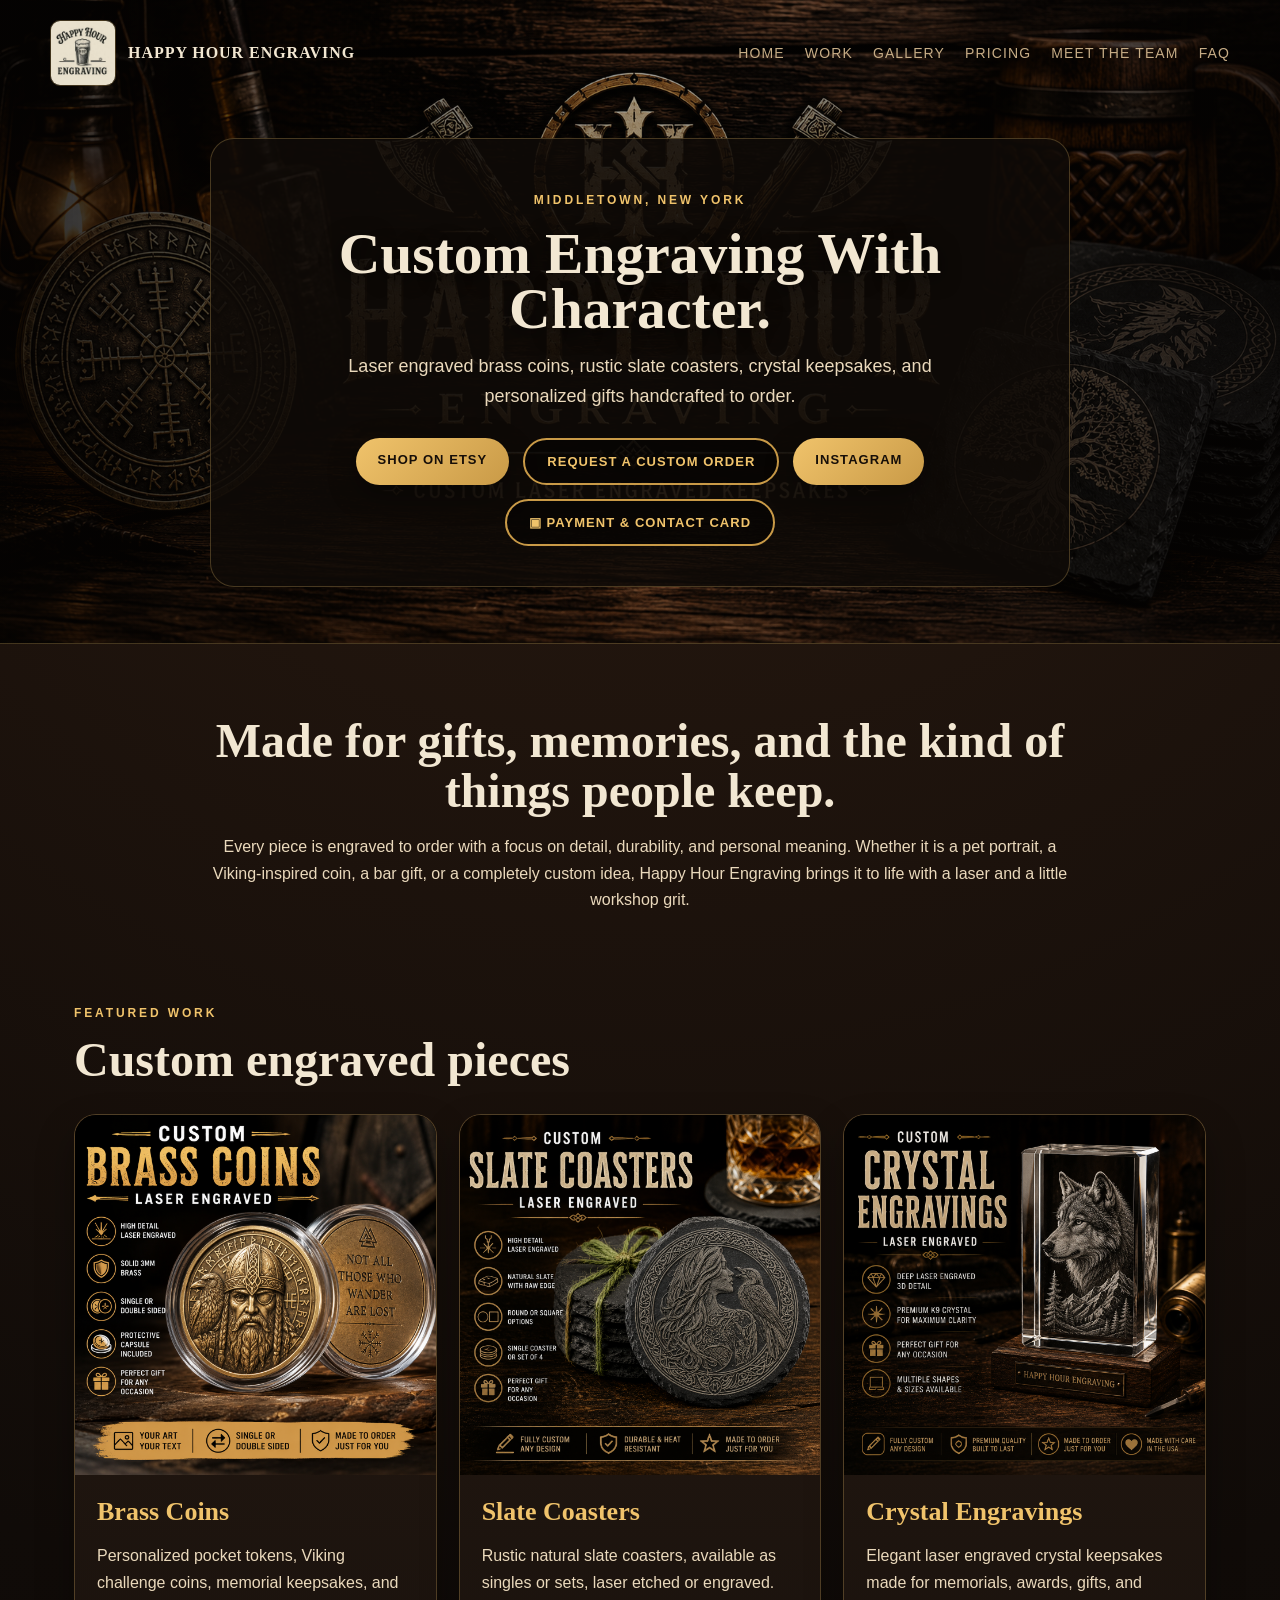
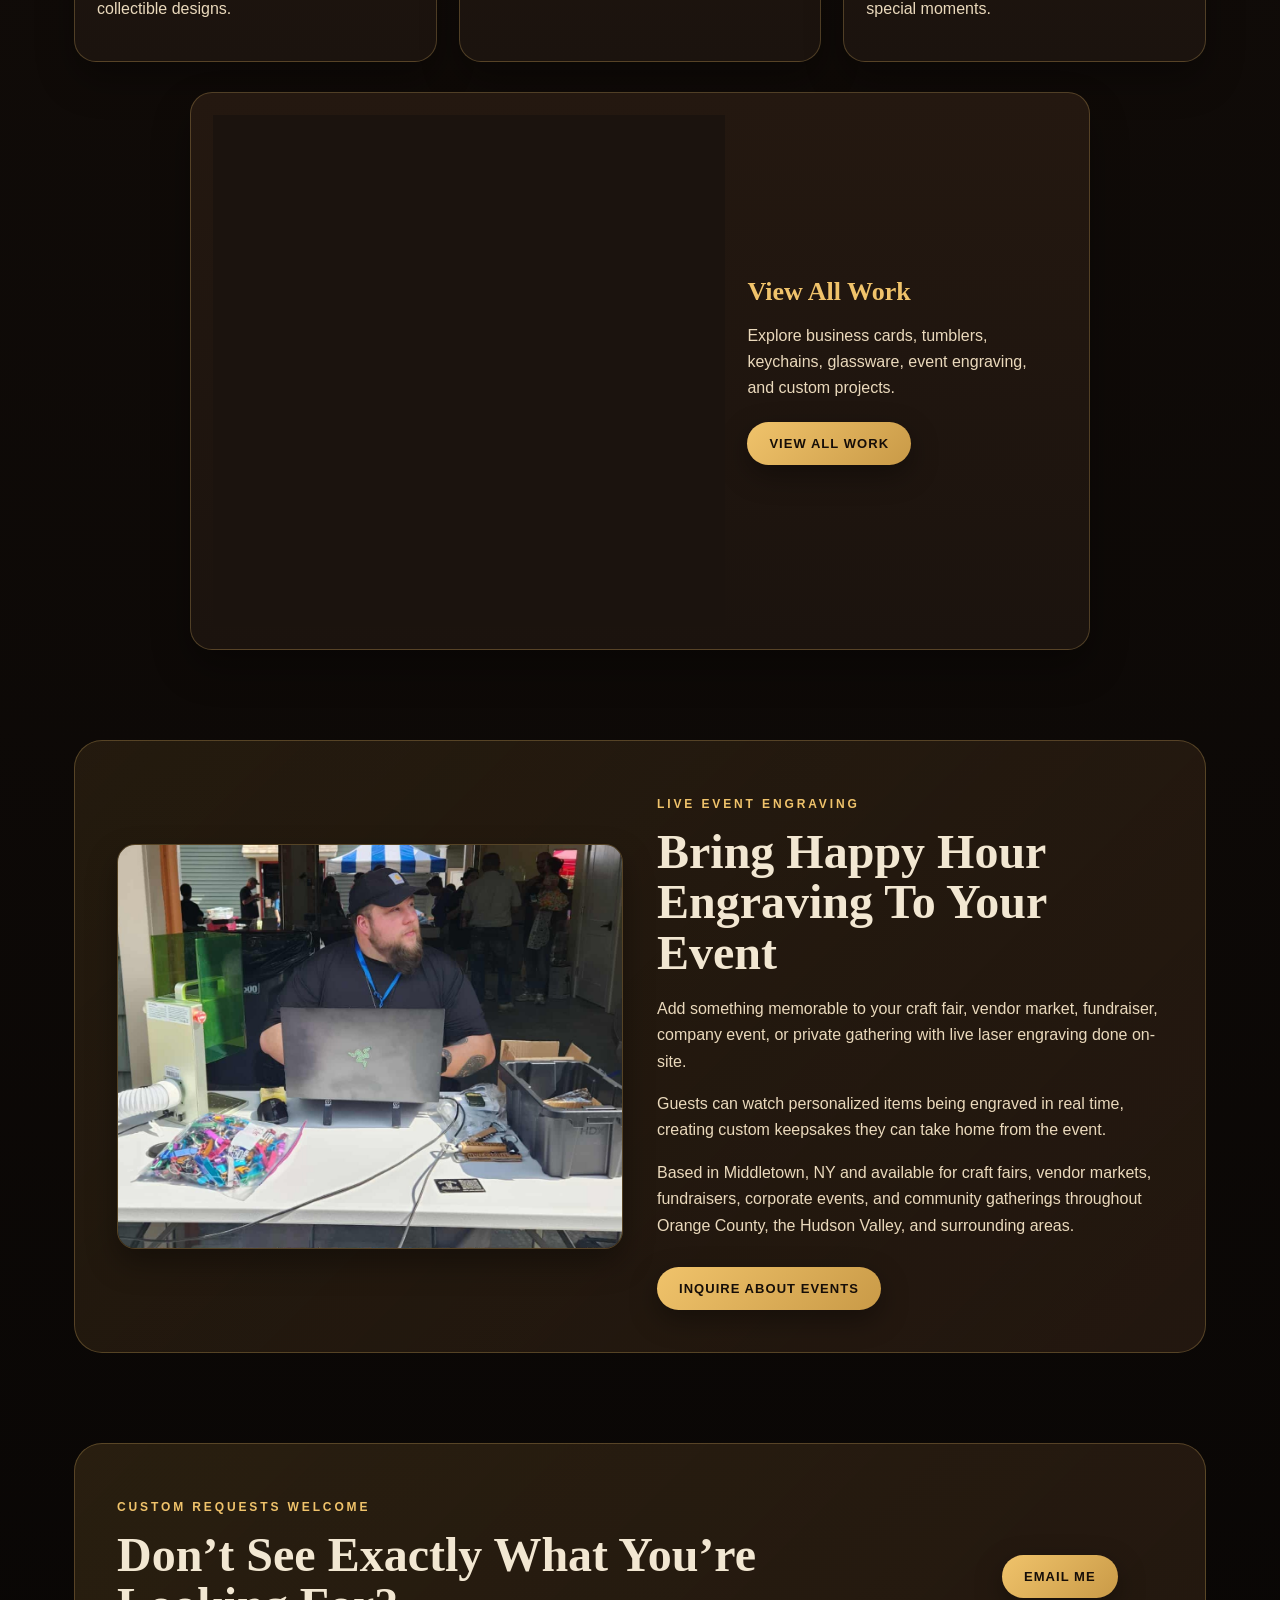
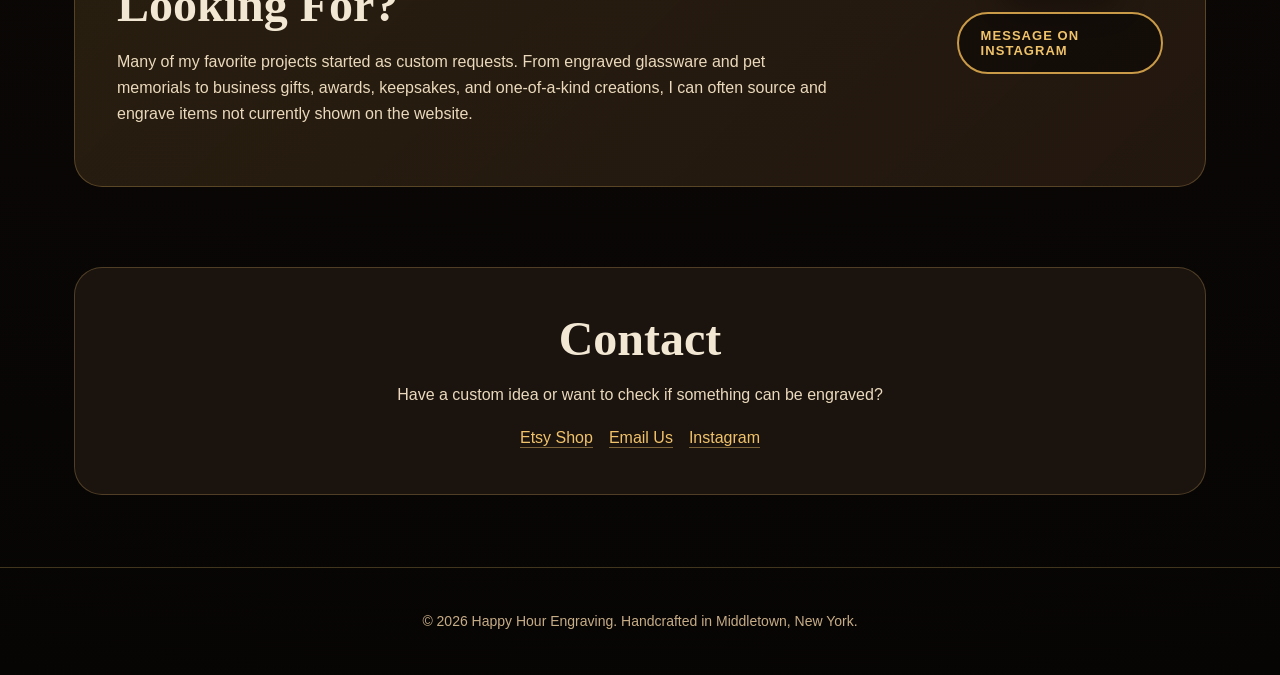
<file: index.html>
<!DOCTYPE html>
<html lang="en">
<head>
  <meta charset="UTF-8" />
  <meta name="viewport" content="width=device-width, initial-scale=1.0" />

  <title>Happy Hour Engraving | Custom Laser Engraved Gifts</title>
  <meta name="description" content="Happy Hour Engraving creates custom laser engraved coins, slate coasters, crystal keepsakes, keychains, tumblers, and personalized gifts in Middletown, New York." />

  <link rel="stylesheet" href="styles.css" />
  <link rel="icon" type="image/x-icon" href="/favicon.ico" />
  <link rel="shortcut icon" type="image/x-icon" href="/favicon.ico" />
  <link rel="icon" type="image/png" sizes="192x192" href="/favicon.png" />
  <link rel="apple-touch-icon" sizes="180x180" href="/apple-touch-icon.png" />
</head>

<body>
  <header class="hero">
    <nav class="nav">
      <div class="brand">
        <img src="pictures/branding/logo.webp" alt="Happy Hour Engraving logo" />
        <span>Happy Hour Engraving</span>
      </div>

      <button class="menu-toggle" onclick="document.body.classList.toggle('menu-open')">
        ☰
      </button>

    <div class="nav-links">
      <a href="index.html">Home</a>
      <a href="work.html">Work</a>
      <a href="gallery.html">Gallery</a>
      <a href="pricing.html">Pricing</a>
      <a href="team.html">Meet the Team</a>
      <a href="faq.html">FAQ</a>
      </div>
    </nav>

    <div class="hero-content">
      <p class="eyebrow">Middletown, New York</p>
      <h1>Custom Engraving With Character.</h1>
      <p class="hero-text">
        Laser engraved brass coins, rustic slate coasters, crystal keepsakes,
        and personalized gifts handcrafted to order.
      </p>

      <div class="buttons">
        <a class="btn primary" href="https://www.etsy.com/shop/HappyHourEngraving" target="_blank" rel="noopener">Shop on Etsy</a>
        <a class="btn secondary" href="mailto:tom@happyhourengraving.com?subject=Custom%20Engraving%20Inquiry">Request a Custom Order</a>
        <a class="btn primary" href="https://www.instagram.com/happy_hour_engraving/" target="_blank" rel="noopener">Instagram</a>
        <a class="btn secondary" href="https://dot.cards/happy_hour_engraving" target="_blank" rel="noopener" aria-label="Open Happy Hour Engraving payment and contact card">▣ Payment &amp; Contact Card</a>
      </div>
    </div>
  </header>

  <main>
    <section class="intro">
      <h2>Made for gifts, memories, and the kind of things people keep.</h2>
      <p>
        Every piece is engraved to order with a focus on detail, durability, and personal meaning.
        Whether it is a pet portrait, a Viking-inspired coin, a bar gift, or a completely custom idea,
        Happy Hour Engraving brings it to life with a laser and a little workshop grit.
      </p>
    </section>

    <section id="work" class="grid-section">
      <div class="section-heading">
        <p class="eyebrow">Featured Work</p>
        <h2>Custom engraved pieces</h2>
      </div>

      <div class="cards">
        <article class="card">
          <img src="pictures/work/coins.png" alt="Custom engraved brass coins" />
          <div>
            <h3>Brass Coins</h3>
            <p>Personalized pocket tokens, Viking challenge coins, memorial keepsakes, and collectible designs.</p>
          </div>
        </article>

        <article class="card">
          <img src="pictures/work/coasters.png" alt="Custom engraved slate coasters" />
          <div>
            <h3>Slate Coasters</h3>
            <p>Rustic natural slate coasters, available as singles or sets, laser etched or engraved.</p>
          </div>
        </article>

        <article class="card">
          <img src="pictures/work/crystal.png" alt="Custom laser engraved crystal keepsakes" />
          <div>
            <h3>Crystal Engravings</h3>
            <p>Elegant laser engraved crystal keepsakes made for memorials, awards, gifts, and special moments.</p>
          </div>
        </article>
      </div>

      <div class="view-all-container">
<article class="card view-all-card">

  <div class="view-all-layout">

    <div class="slideshow">
      <img src="pictures/work/business-cards.png" alt="Custom metal business cards">
      <img src="pictures/work/tumblers.png" alt="Custom engraved tumblers">
      <img src="pictures/work/keychains.png" alt="Bottle opener keychains">
    </div>

    <div class="view-all-content">
      <h3>View All Work</h3>

      <p>
        Explore business cards, tumblers, keychains,
        glassware, event engraving, and custom projects.
      </p>

      <a class="btn primary" href="work.html">
        View All Work
      </a>
    </div>

  </div>

</article>
      </div>
    </section>

    <section id="events" class="events-section">
      <div class="event-photos">
        <img src="pictures/events/event-setup.JPEG" alt="Happy Hour Engraving live event setup" />
      </div>

      <div class="event-copy">
        <p class="eyebrow">Live Event Engraving</p>
        <h2>Bring Happy Hour Engraving To Your Event</h2>

        <p>
          Add something memorable to your craft fair, vendor market, fundraiser,
          company event, or private gathering with live laser engraving done on-site.
        </p>

        <p>
          Guests can watch personalized items being engraved in real time, creating
          custom keepsakes they can take home from the event.
        </p>

        <p>
          Based in Middletown, NY and available for craft fairs, vendor markets,
          fundraisers, corporate events, and community gatherings throughout
          Orange County, the Hudson Valley, and surrounding areas.
        </p>

        <a class="btn primary" href="mailto:tom@happyhourengraving.com?subject=Event%20Booking%20Inquiry">
          Inquire About Events
        </a>
      </div>
    </section>

    <section id="custom" class="custom">
      <div>
        <p class="eyebrow">Custom Requests Welcome</p>
        <h2>Don’t See Exactly What You’re Looking For?</h2>
        <p>
          Many of my favorite projects started as custom requests.
          From engraved glassware and pet memorials to business gifts, awards,
          keepsakes, and one-of-a-kind creations, I can often source and engrave
          items not currently shown on the website.
        </p>
      </div>

<div class="custom-buttons">
  <a class="btn primary"
     href="mailto:tom@happyhourengraving.com">
     Email Me
  </a>

  <a class="btn secondary"
     href="https://www.instagram.com/happy_hour_engraving/"
     target="_blank">
     Message on Instagram
  </a>
</div>
    </section>

    <section id="contact" class="contact">
      <h2>Contact</h2>
      <p>Have a custom idea or want to check if something can be engraved?</p>

      <div class="contact-links">
        <a href="https://www.etsy.com/shop/HappyHourEngraving" target="_blank" rel="noopener">Etsy Shop</a>
        <a href="mailto:tom@happyhourengraving.com">Email Us</a>
        <a href="https://www.instagram.com/happy_hour_engraving/" target="_blank" rel="noopener">Instagram</a>
      </div>
    </section>
  </main>

  <footer>
    <p>© 2026 Happy Hour Engraving. Handcrafted in Middletown, New York.</p>
  </footer>
</body>
</html>
</file>
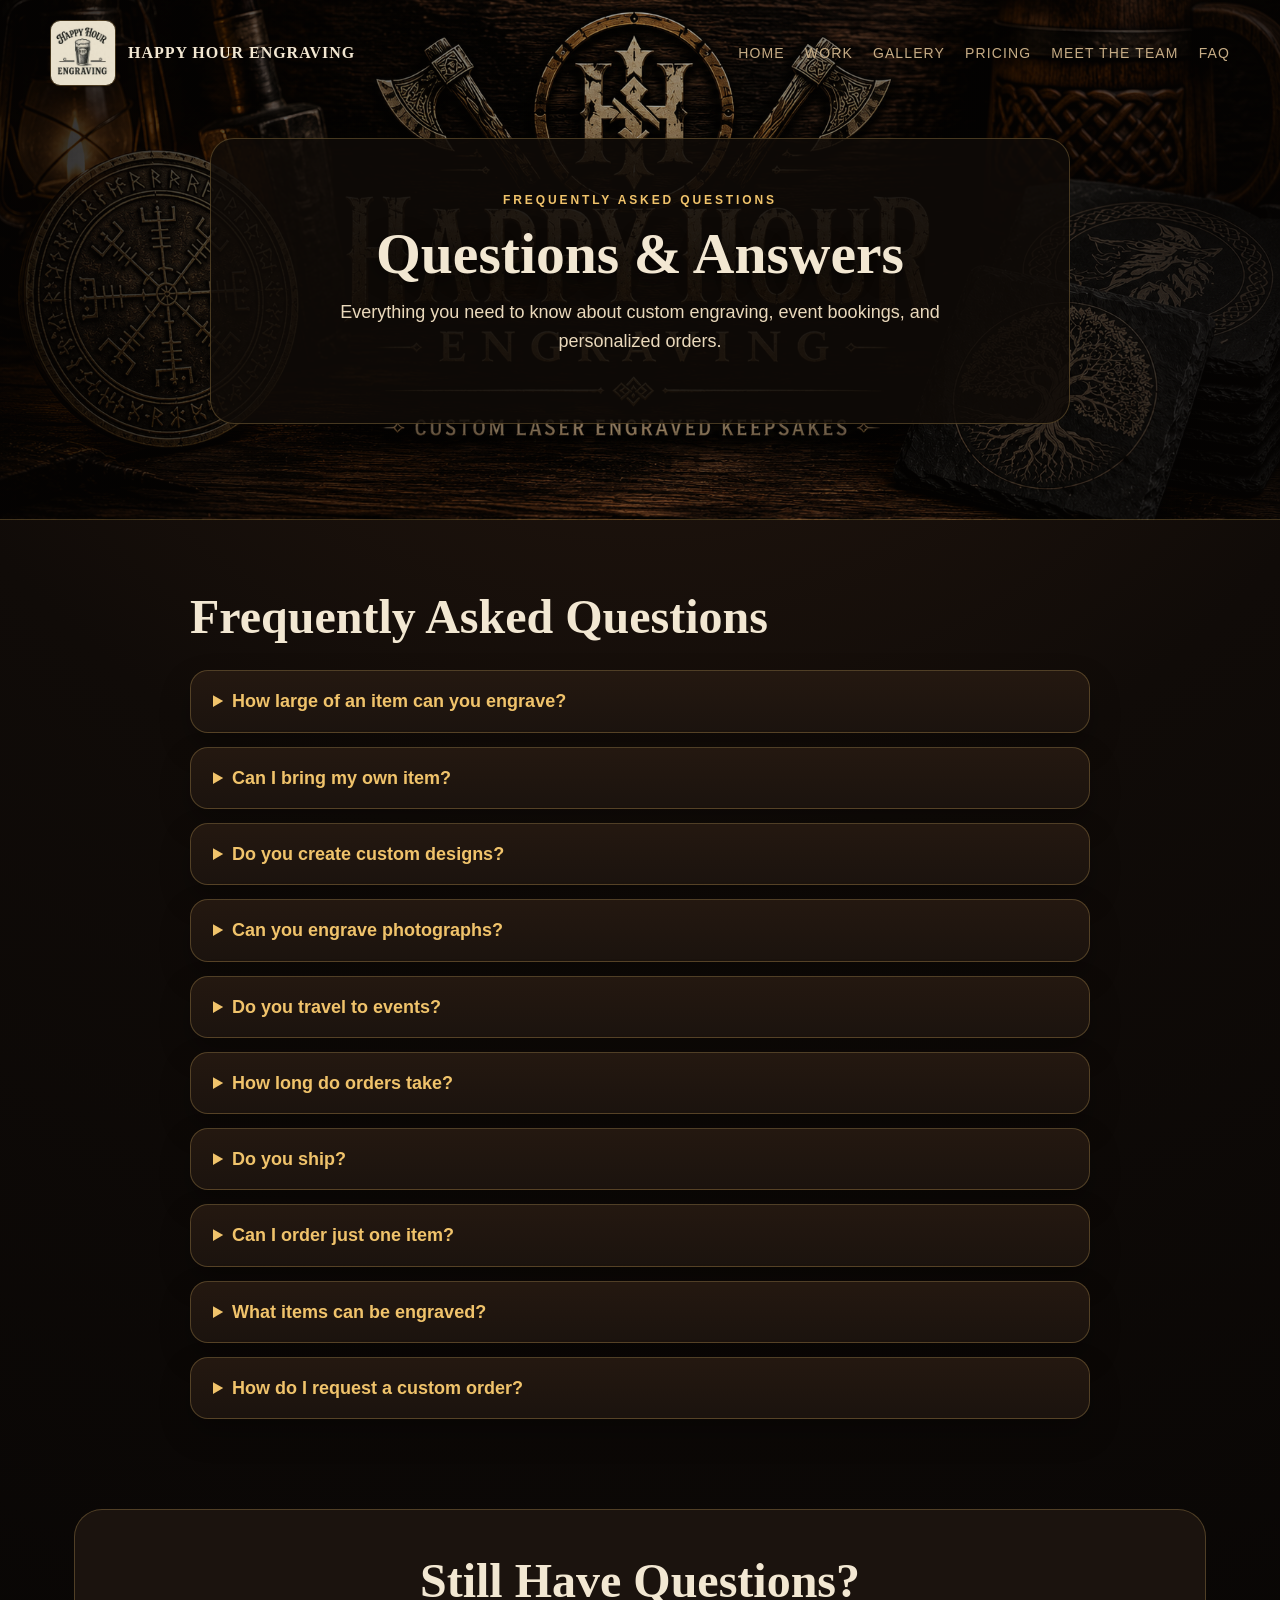
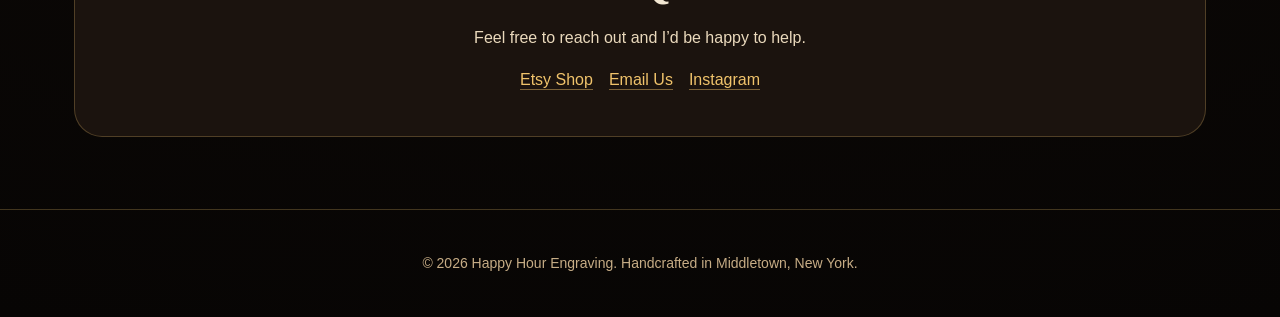
<file: faq.html>
<!DOCTYPE html>
<html lang="en">
<head>
  <meta charset="UTF-8" />
  <meta name="viewport" content="width=device-width, initial-scale=1.0" />

  <title>FAQ | Happy Hour Engraving</title>

  <link rel="stylesheet" href="styles.css" />
  <link rel="icon" href="pictures/branding/favicon.png" />
</head>

<body>
<header class="hero">
  <nav class="nav">
    <div class="brand">
      <img src="pictures/branding/logo.webp" alt="Happy Hour Engraving logo" />
      <span>Happy Hour Engraving</span>
    </div>

    <button class="menu-toggle" onclick="document.body.classList.toggle('menu-open')">☰</button>

    <div class="nav-links">
      <a href="index.html">Home</a>
      <a href="work.html">Work</a>
      <a href="gallery.html">Gallery</a>
      <a href="pricing.html">Pricing</a>
      <a href="team.html">Meet the Team</a>
      <a href="faq.html">FAQ</a>
    </div>
  </nav>

  <div class="hero-content">
    <p class="eyebrow">Frequently Asked Questions</p>
    <h1>Questions & Answers</h1>
    <p class="hero-text">
      Everything you need to know about custom engraving, event bookings, and personalized orders.
    </p>
  </div>
</header>

<main>
  <section class="faq-section">
    <div class="section-heading">
      <h2>Frequently Asked Questions</h2>
    </div>

    <div class="faq-list">
      <details>
        <summary>How large of an item can you engrave?</summary>
        <p>
          Happy Hour Engraving uses multiple machines for different types of projects. From small items like coins and keychains to larger items such as tumblers, plaques, glassware, and crystal keepsakes, most projects can be accommodated.
        </p>
        <p>
          If you have a unique item, send me a photo and its dimensions and I’ll be happy to check compatibility before you order.
        </p>
      </details>

      <details>
        <summary>Can I bring my own item?</summary>
        <p>
          In many cases, yes. Send me a photo of the item and I can let you know whether it can be engraved.
        </p>
      </details>

      <details>
        <summary>Do you create custom designs?</summary>
        <p>
          Absolutely. Many projects start as a simple idea, sketch, logo, or photograph.
        </p>
      </details>

      <details>
        <summary>Can you engrave photographs?</summary>
        <p>
          Yes. Photos can often be engraved on crystal, slate, glassware, metal cards, and other materials.
        </p>
      </details>

      <details>
        <summary>Do you travel to events?</summary>
        <p>
          Yes. Happy Hour Engraving is available for craft fairs, vendor markets, fundraisers, corporate events, and private gatherings.
        </p>
      </details>

      <details>
        <summary>How long do orders take?</summary>
        <p>
          Turnaround time depends on the project and current workload. Most orders are completed within a few days, while larger custom projects may take longer.
        </p>
      </details>

      <details>
        <summary>Do you ship?</summary>
        <p>
          Yes. Most products can be shipped throughout the United States.
        </p>
      </details>

      <details>
        <summary>Can I order just one item?</summary>
        <p>
          Absolutely. Whether you need a single personalized gift or multiple items, both are welcome.
        </p>
      </details>

      <details>
        <summary>What items can be engraved?</summary>
        <p>
          Coins, K9 crystals, coasters, tumblers, glassware, business cards, keychains, awards, and more.
        </p>
      </details>

      <details>
        <summary>How do I request a custom order?</summary>
        <p>
          Email, Instagram, or Etsy are all great ways to get in touch and discuss your project.
        </p>
      </details>
    </div>
  </section>

  <section class="contact">
    <h2>Still Have Questions?</h2>
    <p>Feel free to reach out and I’d be happy to help.</p>

    <div class="contact-links">
      <a href="https://www.etsy.com/shop/HappyHourEngraving" target="_blank" rel="noopener">Etsy Shop</a>
      <a href="mailto:tom@happyhourengraving.com">Email Us</a>
      <a href="https://www.instagram.com/happy_hour_engraving/" target="_blank" rel="noopener">Instagram</a>
    </div>
  </section>
</main>

<footer>
  <p>© 2026 Happy Hour Engraving. Handcrafted in Middletown, New York.</p>
</footer>
</body>
</html>
</file>
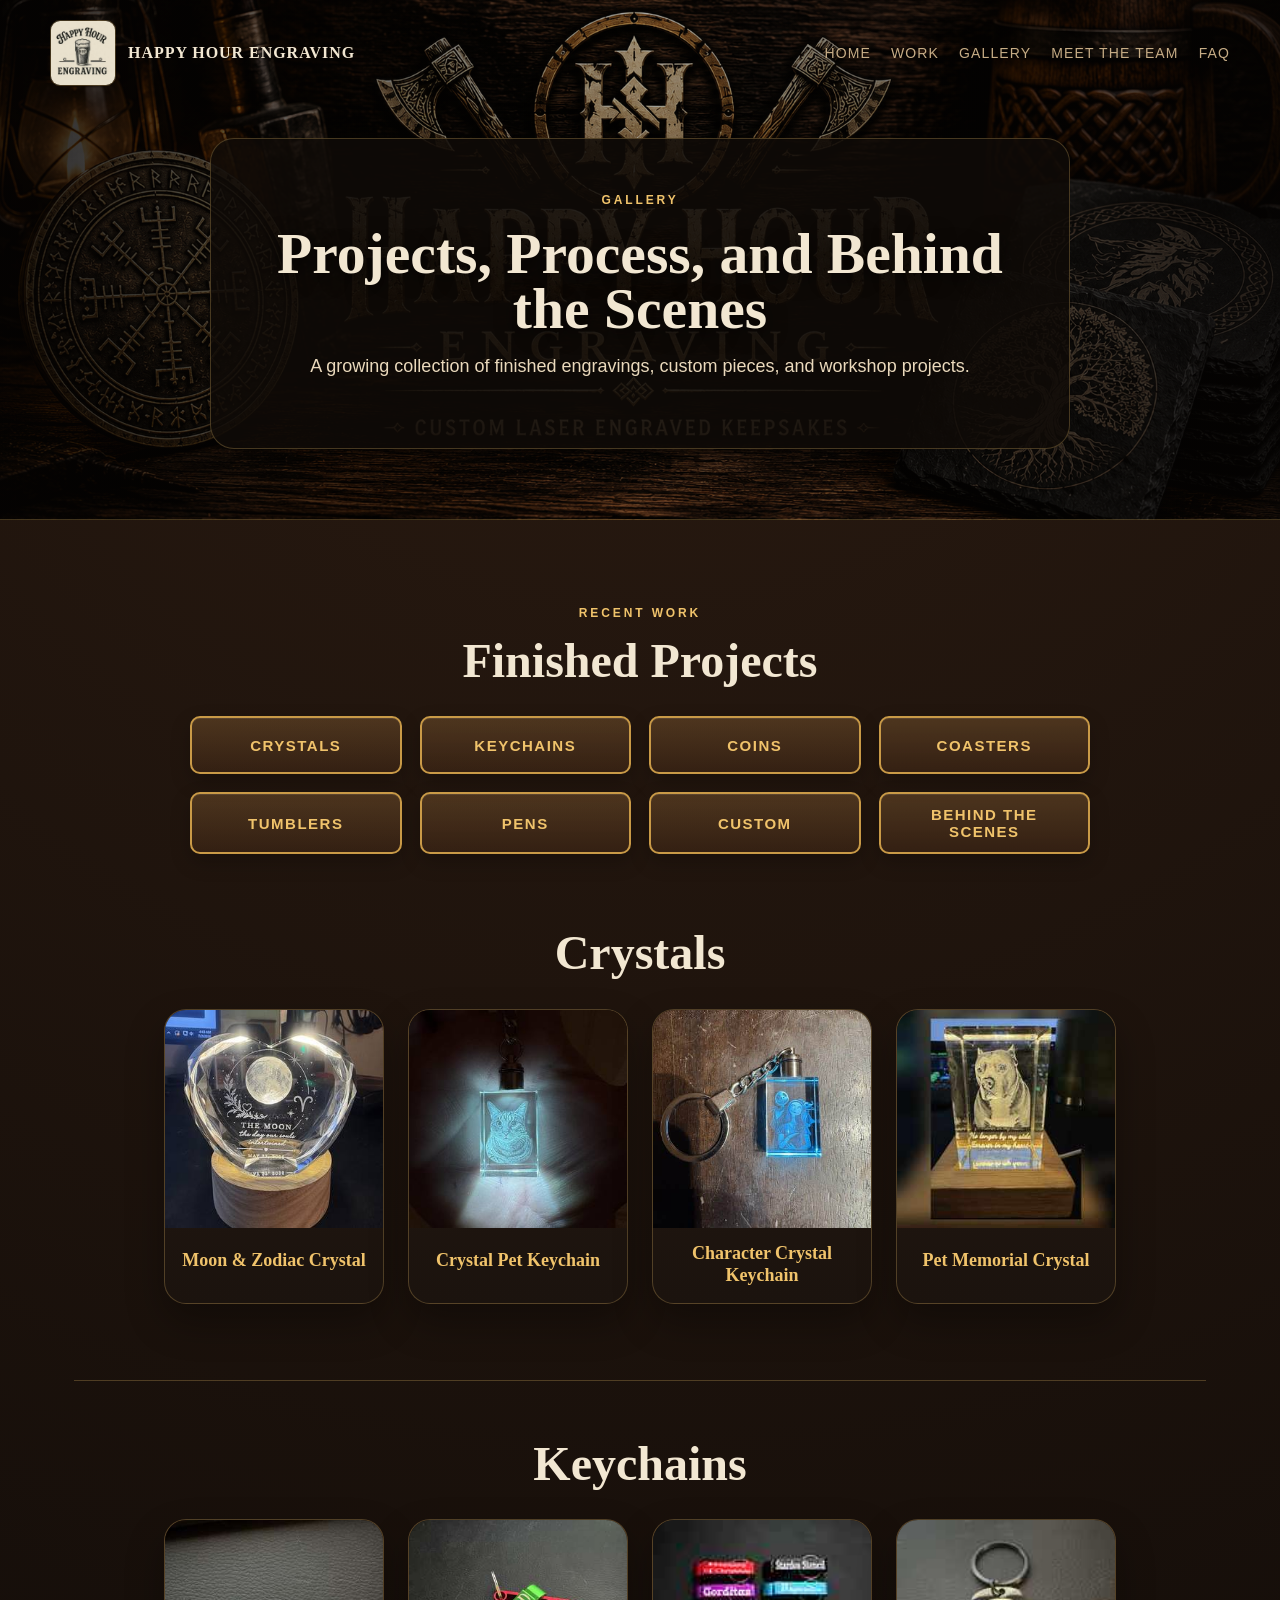
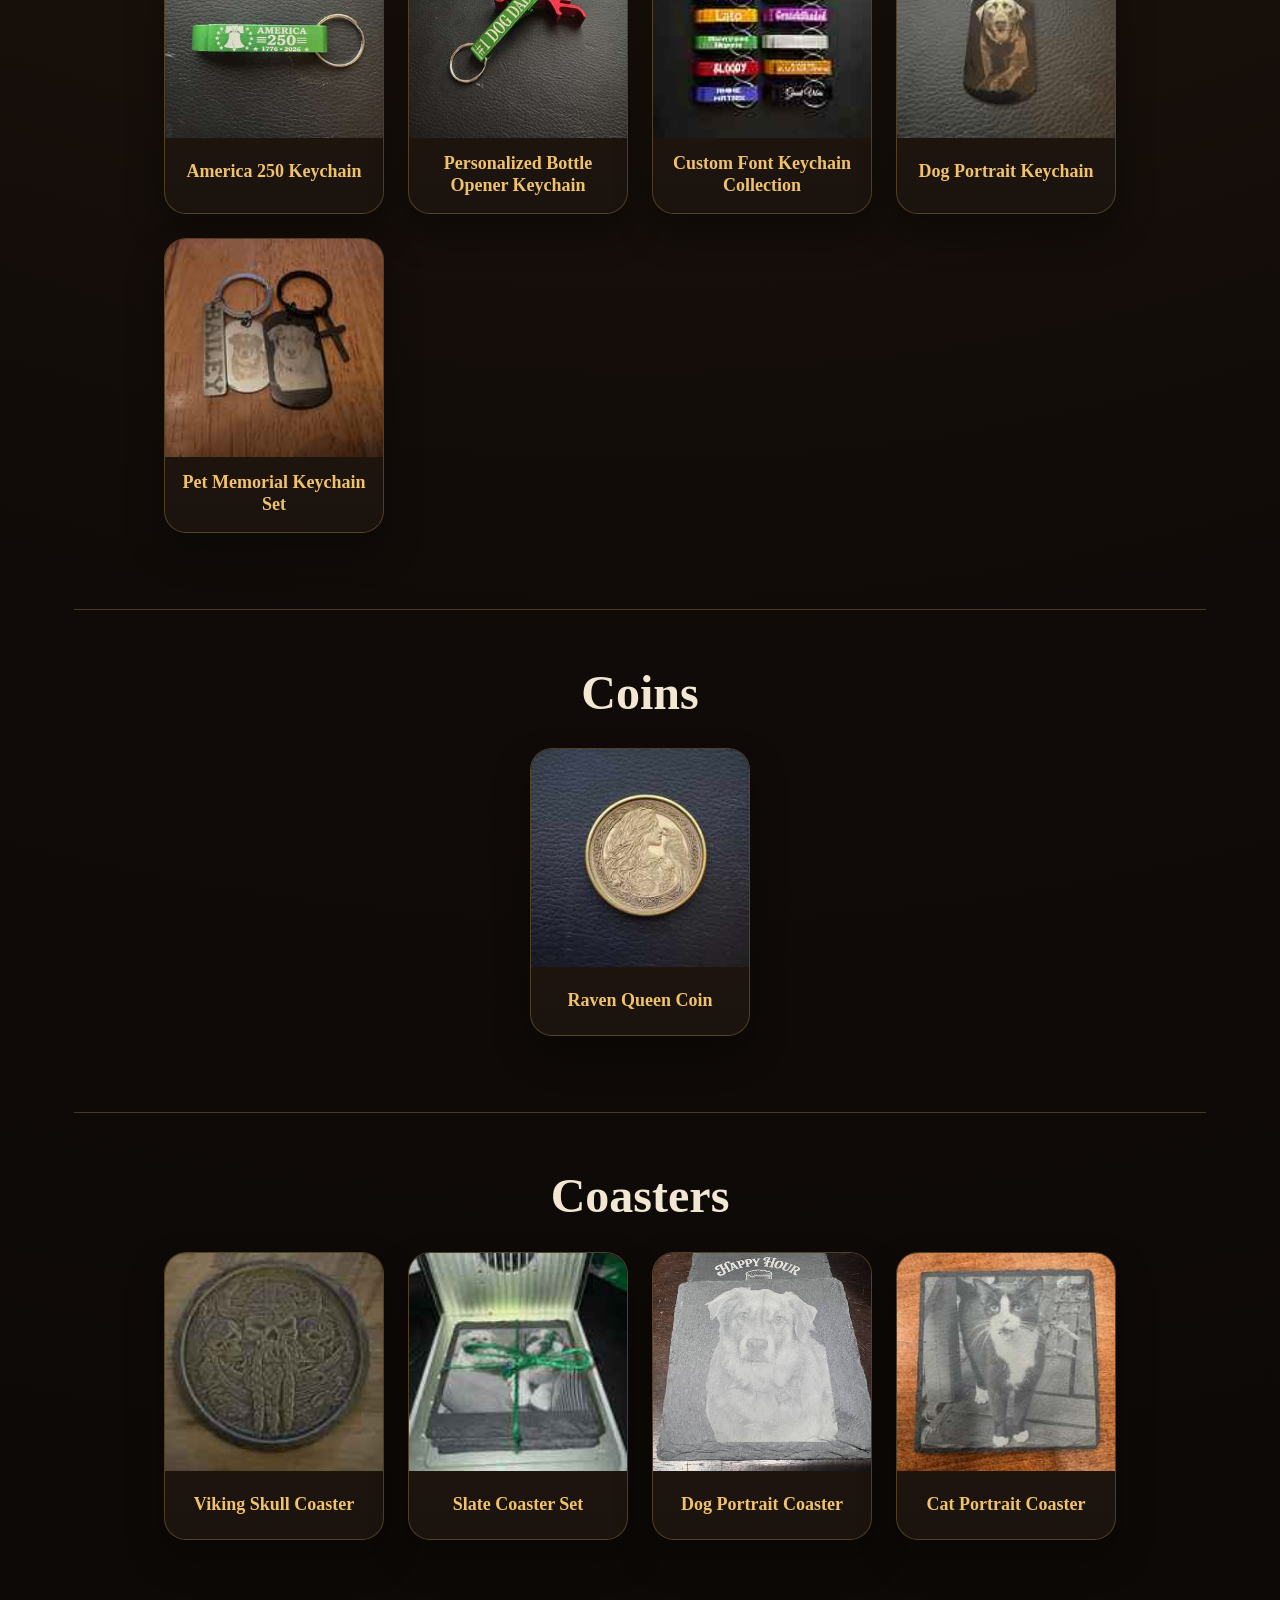
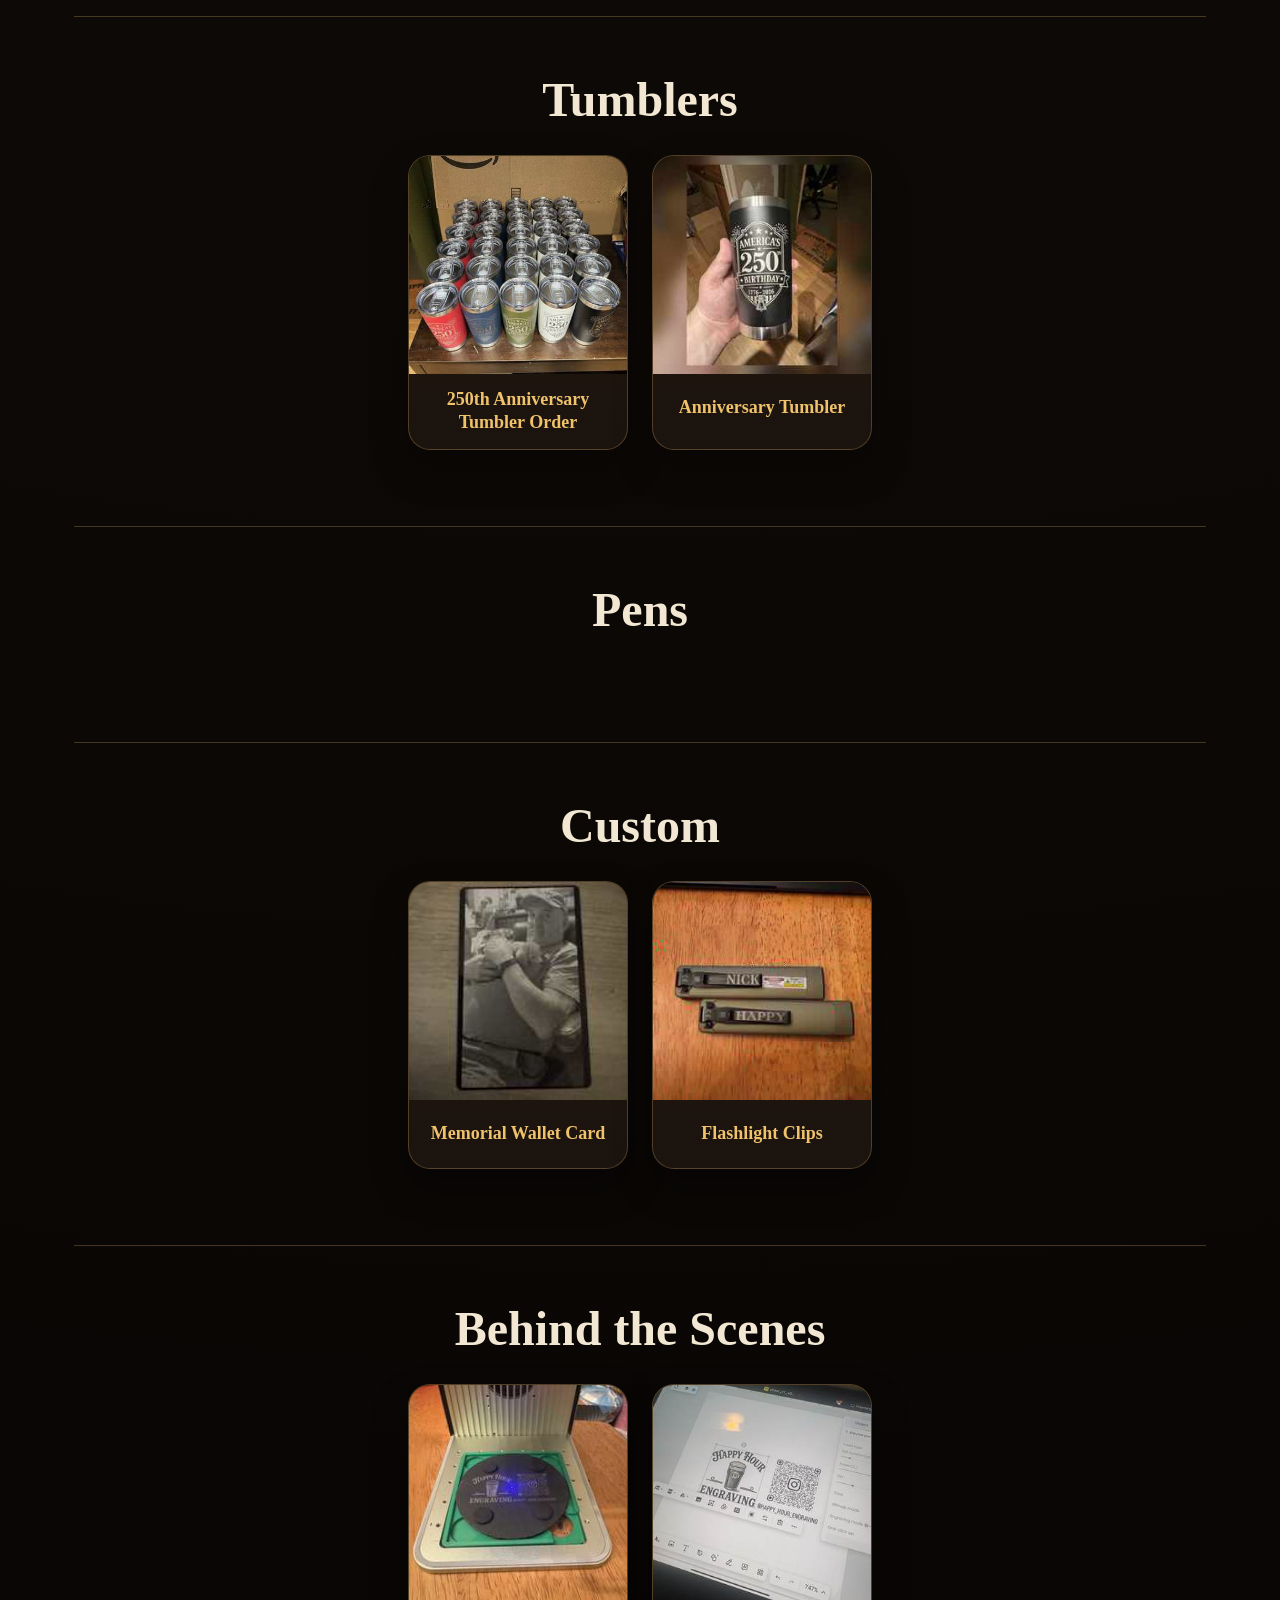
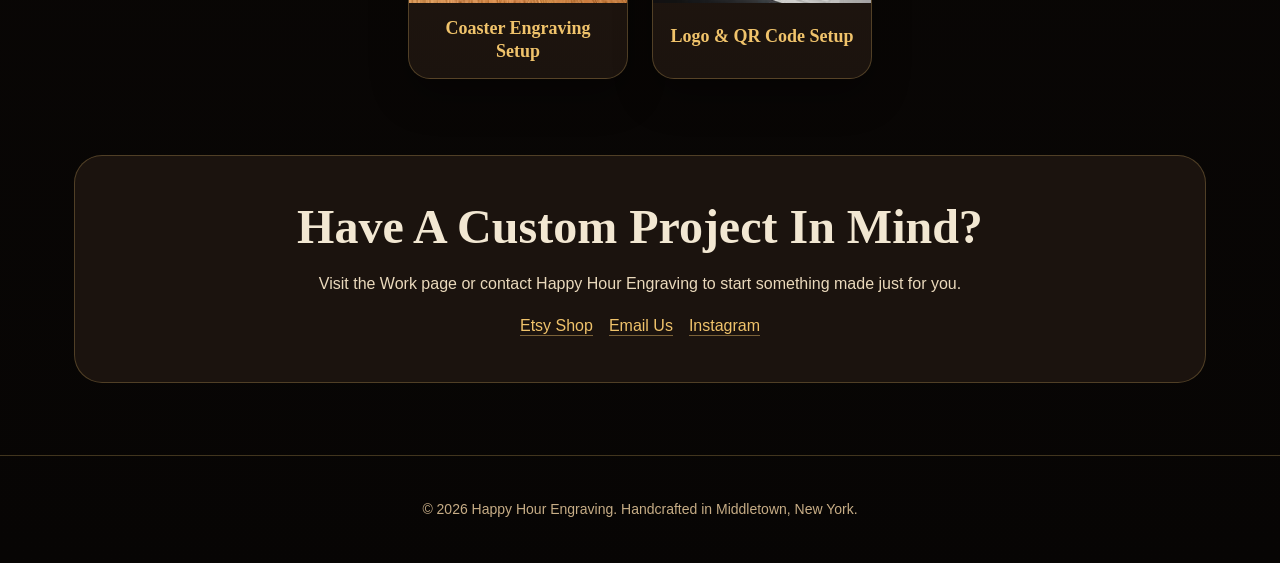
<file: gallery.html>
<!DOCTYPE html>
<html lang="en">
<head>
  <meta charset="UTF-8" />
  <meta name="viewport" content="width=device-width, initial-scale=1.0" />

  <title>Gallery | Happy Hour Engraving</title>
  <meta name="description" content="Gallery of custom engraved projects from Happy Hour Engraving." />

  <link rel="stylesheet" href="styles.css" />
  <link rel="stylesheet" href="gallery.css" />
  <link rel="icon" type="image/png" href="pictures/branding/favicon.png" />
  <link rel="apple-touch-icon" href="pictures/branding/favicon.png" />
  <script src="pictures/gallery/gallery-loader.js?v=7" defer></script>
</head>

<body>
  <header class="hero">
    <nav class="nav">
      <div class="brand">
        <img src="pictures/branding/logo.webp" alt="Happy Hour Engraving logo" />
        <span>Happy Hour Engraving</span>
      </div>

      <button class="menu-toggle" onclick="document.body.classList.toggle('menu-open')">
        ☰
      </button>

      <div class="nav-links">
        <a href="index.html">Home</a>
        <a href="work.html">Work</a>
        <a href="gallery.html">Gallery</a>
        <a href="team.html">Meet the Team</a>
        <a href="faq.html">FAQ</a>
      </div>
    </nav>

    <div class="hero-content">
      <p class="eyebrow">Gallery</p>
      <h1>Projects, Process, and Behind the Scenes</h1>
      <p class="hero-text">
        A growing collection of finished engravings, custom pieces, and workshop projects.
      </p>
    </div>
  </header>

  <main>
    <section class="gallery-intro">
      <div class="section-heading gallery-heading">
        <p class="eyebrow">Recent Work</p>
        <h2>Finished Projects</h2>
      </div>

      <nav class="gallery-category-nav" aria-label="Gallery categories">
        <a href="#crystals">Crystals</a>
        <a href="#keychains">Keychains</a>
        <a href="#coins">Coins</a>
        <a href="#coasters">Coasters</a>
        <a href="#tumblers">Tumblers</a>
        <a href="#pens">Pens</a>
        <a href="#custom">Custom</a>
        <a href="#behind-the-scenes">Behind the Scenes</a>
      </nav>
    </section>

    <section class="gallery-category" id="crystals">
      <div class="gallery-category-heading">
        <h2>Crystals</h2>
      </div>

      <div class="gallery-grid">
        <article class="card gallery-card">
          <img
            class="deferred-gallery-image"
            src="[data-uri]"
            data-base64-parts="pictures/gallery/data/crystal-moon-00.txt,pictures/gallery/data/crystal-moon-01.txt,pictures/gallery/data/crystal-moon-02.txt,pictures/gallery/data/crystal-moon-03.txt,pictures/gallery/data/crystal-moon-04.txt,pictures/gallery/data/crystal-moon-05.txt,pictures/gallery/data/crystal-moon-06.txt"
            alt="Engraved heart-shaped crystal with moon and zodiac design on a lighted base"
          />
          <div class="gallery-card-copy">
            <h3>Moon &amp; Zodiac Crystal</h3>
          </div>
        </article>

        <article class="card gallery-card">
          <img src="pictures/gallery/crystal-pet-keychain-verified.svg?v=8" alt="Light-up engraved crystal keychain featuring a cat portrait" />
          <div class="gallery-card-copy">
            <h3>Crystal Pet Keychain</h3>
          </div>
        </article>

        <article class="card gallery-card">
          <img
            class="deferred-gallery-image"
            src="[data-uri]"
            data-base64-parts="pictures/gallery/data/crystal-character-keychain-00.txt,pictures/gallery/data/crystal-character-keychain-01.txt,pictures/gallery/data/crystal-character-keychain-02.txt"
            alt="Blue-lit engraved crystal keychain featuring a custom character design"
          />
          <div class="gallery-card-copy">
            <h3>Character Crystal Keychain</h3>
          </div>
        </article>

        <article class="card gallery-card">
          <img src="pictures/gallery/dog-memorial-crystal.jpg?v=1" alt="Custom engraved pet memorial crystal featuring a dog portrait" />
          <div class="gallery-card-copy">
            <h3>Pet Memorial Crystal</h3>
          </div>
        </article>
      </div>
    </section>

    <section class="gallery-category" id="keychains">
      <div class="gallery-category-heading">
        <h2>Keychains</h2>
      </div>

      <div class="gallery-grid">
        <article class="card gallery-card">
          <img src="pictures/gallery/america-250-keychain.jpg?v=1" alt="Green engraved America 250 keychain with a Liberty Bell design" />
          <div class="gallery-card-copy">
            <h3>America 250 Keychain</h3>
          </div>
        </article>

        <article class="card gallery-card">
          <img src="pictures/gallery/personalized-bottle-opener-keychain.jpg?v=1" alt="Personalized green and red bottle opener keychain engraved with number one dog dad" />
          <div class="gallery-card-copy">
            <h3>Personalized Bottle Opener Keychain</h3>
          </div>
        </article>

        <article class="card gallery-card">
          <img
            class="deferred-gallery-image"
            src="[data-uri]"
            data-base64-parts="pictures/gallery/data/custom-font-keychain-collection-00.txt,pictures/gallery/data/custom-font-keychain-collection-01.txt,pictures/gallery/data/custom-font-keychain-collection-02.txt,pictures/gallery/data/custom-font-keychain-collection-03.txt"
            alt="Colorful engraved keychain collection displaying a variety of custom font styles"
          />
          <div class="gallery-card-copy">
            <h3>Custom Font Keychain Collection</h3>
          </div>
        </article>

        <article class="card gallery-card">
          <img src="pictures/gallery/dog-portrait-dog-tag-keychain.jpg?v=1" alt="Black metal dog-tag keychain engraved with a dog portrait" />
          <div class="gallery-card-copy">
            <h3>Dog Portrait Keychain</h3>
          </div>
        </article>

        <article class="card gallery-card">
          <img
            class="deferred-gallery-image"
            src="[data-uri]"
            data-base64-parts="pictures/gallery/data/pet-memorial-keychain-set-small-00.txt,pictures/gallery/data/pet-memorial-keychain-set-small-01.txt,pictures/gallery/data/pet-memorial-keychain-set-small-02.txt"
            alt="Pair of personalized pet portrait keychains with a name tag and cross charm"
          />
          <div class="gallery-card-copy">
            <h3>Pet Memorial Keychain Set</h3>
          </div>
        </article>
      </div>
    </section>

    <section class="gallery-category" id="coins">
      <div class="gallery-category-heading">
        <h2>Coins</h2>
      </div>

      <div class="gallery-grid gallery-grid-single">
        <article class="card gallery-card">
          <img src="pictures/gallery/gallery-raven-queen-coin.svg?v=6" alt="Raven queen engraved brass coin" />
          <div class="gallery-card-copy">
            <h3>Raven Queen Coin</h3>
          </div>
        </article>
      </div>
    </section>

    <section class="gallery-category" id="coasters">
      <div class="gallery-category-heading">
        <h2>Coasters</h2>
      </div>

      <div class="gallery-grid">
        <article class="card gallery-card">
          <img src="pictures/gallery/gallery-viking-coaster.svg?v=6" alt="Viking skull design engraved on a round coaster" />
          <div class="gallery-card-copy">
            <h3>Viking Skull Coaster</h3>
          </div>
        </article>

        <article class="card gallery-card">
          <img src="pictures/gallery/gallery-slate-coaster-set.svg?v=6" alt="Slate coaster set wrapped with green twine" />
          <div class="gallery-card-copy">
            <h3>Custom Slate Coaster Set</h3>
          </div>
        </article>

        <article class="card gallery-card">
          <img
            class="deferred-gallery-image"
            src="[data-uri]"
            data-base64-parts="pictures/gallery/data/custom-dog-portrait-coaster-00.txt,pictures/gallery/data/custom-dog-portrait-coaster-01.txt,pictures/gallery/data/custom-dog-portrait-coaster-02.txt"
            alt="Custom engraved slate coaster featuring a dog portrait"
          />
          <div class="gallery-card-copy">
            <h3>Custom Dog Portrait Coaster</h3>
          </div>
        </article>

        <article class="card gallery-card">
          <img src="pictures/gallery/custom-cat-portrait-coaster.jpg?v=1" alt="Custom engraved slate coaster featuring a cat portrait" />
          <div class="gallery-card-copy">
            <h3>Custom Cat Portrait Coaster</h3>
          </div>
        </article>
      </div>
    </section>

    <section class="gallery-category" id="tumblers">
      <div class="gallery-category-heading">
        <h2>Tumblers</h2>
      </div>

      <div class="gallery-grid">
        <article class="card gallery-card">
          <img
            class="deferred-gallery-image"
            src="[data-uri]"
            data-base64-parts="pictures/gallery/data/bulk-anniversary-tumblers-00.txt,pictures/gallery/data/bulk-anniversary-tumblers-01.txt,pictures/gallery/data/bulk-anniversary-tumblers-02.txt"
            alt="Bulk order of engraved multicolor tumblers celebrating America's 250th birthday"
          />
          <div class="gallery-card-copy">
            <h3>250th Anniversary Tumbler Order</h3>
          </div>
        </article>

        <article class="card gallery-card">
          <img src="pictures/gallery/anniversary-tumbler.jpg?v=1" alt="Custom engraved tumbler with a patriotic anniversary design" />
          <div class="gallery-card-copy">
            <h3>Custom Anniversary Tumbler</h3>
          </div>
        </article>
      </div>
    </section>

    <section class="gallery-category" id="pens">
      <div class="gallery-category-heading">
        <h2>Pens</h2>
      </div>
      <div class="gallery-grid" aria-label="Pens gallery"></div>
    </section>

    <section class="gallery-category" id="custom">
      <div class="gallery-category-heading">
        <h2>Custom</h2>
      </div>
      <div class="gallery-grid" aria-label="Custom gallery">
        <article class="card gallery-card">
          <img
            class="deferred-gallery-image"
            src="[data-uri]"
            data-base64-parts="pictures/gallery/data/memorial-wallet-card-00.txt,pictures/gallery/data/memorial-wallet-card-01.txt,pictures/gallery/data/memorial-wallet-card-02.txt,pictures/gallery/data/memorial-wallet-card-03.txt"
            alt="Engraved metal memorial wallet card featuring a man holding a puppy"
          />
          <div class="gallery-card-copy">
            <h3>Memorial Wallet Card</h3>
          </div>
        </article>

        <article class="card gallery-card">
          <img src="pictures/gallery/custom-engraved-laser-clips.jpg?v=1" alt="Two personalized laser tool clips engraved with names" />
          <div class="gallery-card-copy">
            <h3>Personalized Laser Clips</h3>
          </div>
        </article>
      </div>
    </section>

    <section class="gallery-category" id="behind-the-scenes">
      <div class="gallery-category-heading">
        <h2>Behind the Scenes</h2>
      </div>
      <div class="gallery-grid" aria-label="Behind the scenes gallery">
        <article class="card gallery-card">
          <img src="pictures/gallery/coaster-engraving-setup.jpg?v=1" alt="Slate coaster positioned inside the engraving machine during production" />
          <div class="gallery-card-copy">
            <h3>Coaster Engraving Setup</h3>
          </div>
        </article>

        <article class="card gallery-card">
          <img
            class="deferred-gallery-image"
            src="[data-uri]"
            data-base64-parts="pictures/gallery/data/xcs-qr-design-setup-00.txt,pictures/gallery/data/xcs-qr-design-setup-01.txt,pictures/gallery/data/xcs-qr-design-setup-02.txt,pictures/gallery/data/xcs-qr-design-setup-03.txt"
            alt="Happy Hour Engraving logo and Instagram QR code being prepared in xTool Creative Space"
          />
          <div class="gallery-card-copy">
            <h3>Custom QR Code Setup</h3>
          </div>
        </article>
      </div>
    </section>

    <section class="contact">
      <h2>Have A Custom Project In Mind?</h2>
      <p>
        Visit the Work page or contact Happy Hour Engraving to start something made just for you.
      </p>

      <div class="contact-links">
        <a href="https://www.etsy.com/shop/HappyHourEngraving" target="_blank" rel="noopener">Etsy Shop</a>
        <a href="mailto:tom@happyhourengraving.com">Email Us</a>
        <a href="https://www.instagram.com/happy_hour_engraving/" target="_blank" rel="noopener">Instagram</a>
      </div>
    </section>
  </main>

  <footer>
    <p>© 2026 Happy Hour Engraving. Handcrafted in Middletown, New York.</p>
  </footer>
</body>
</html>
</file>
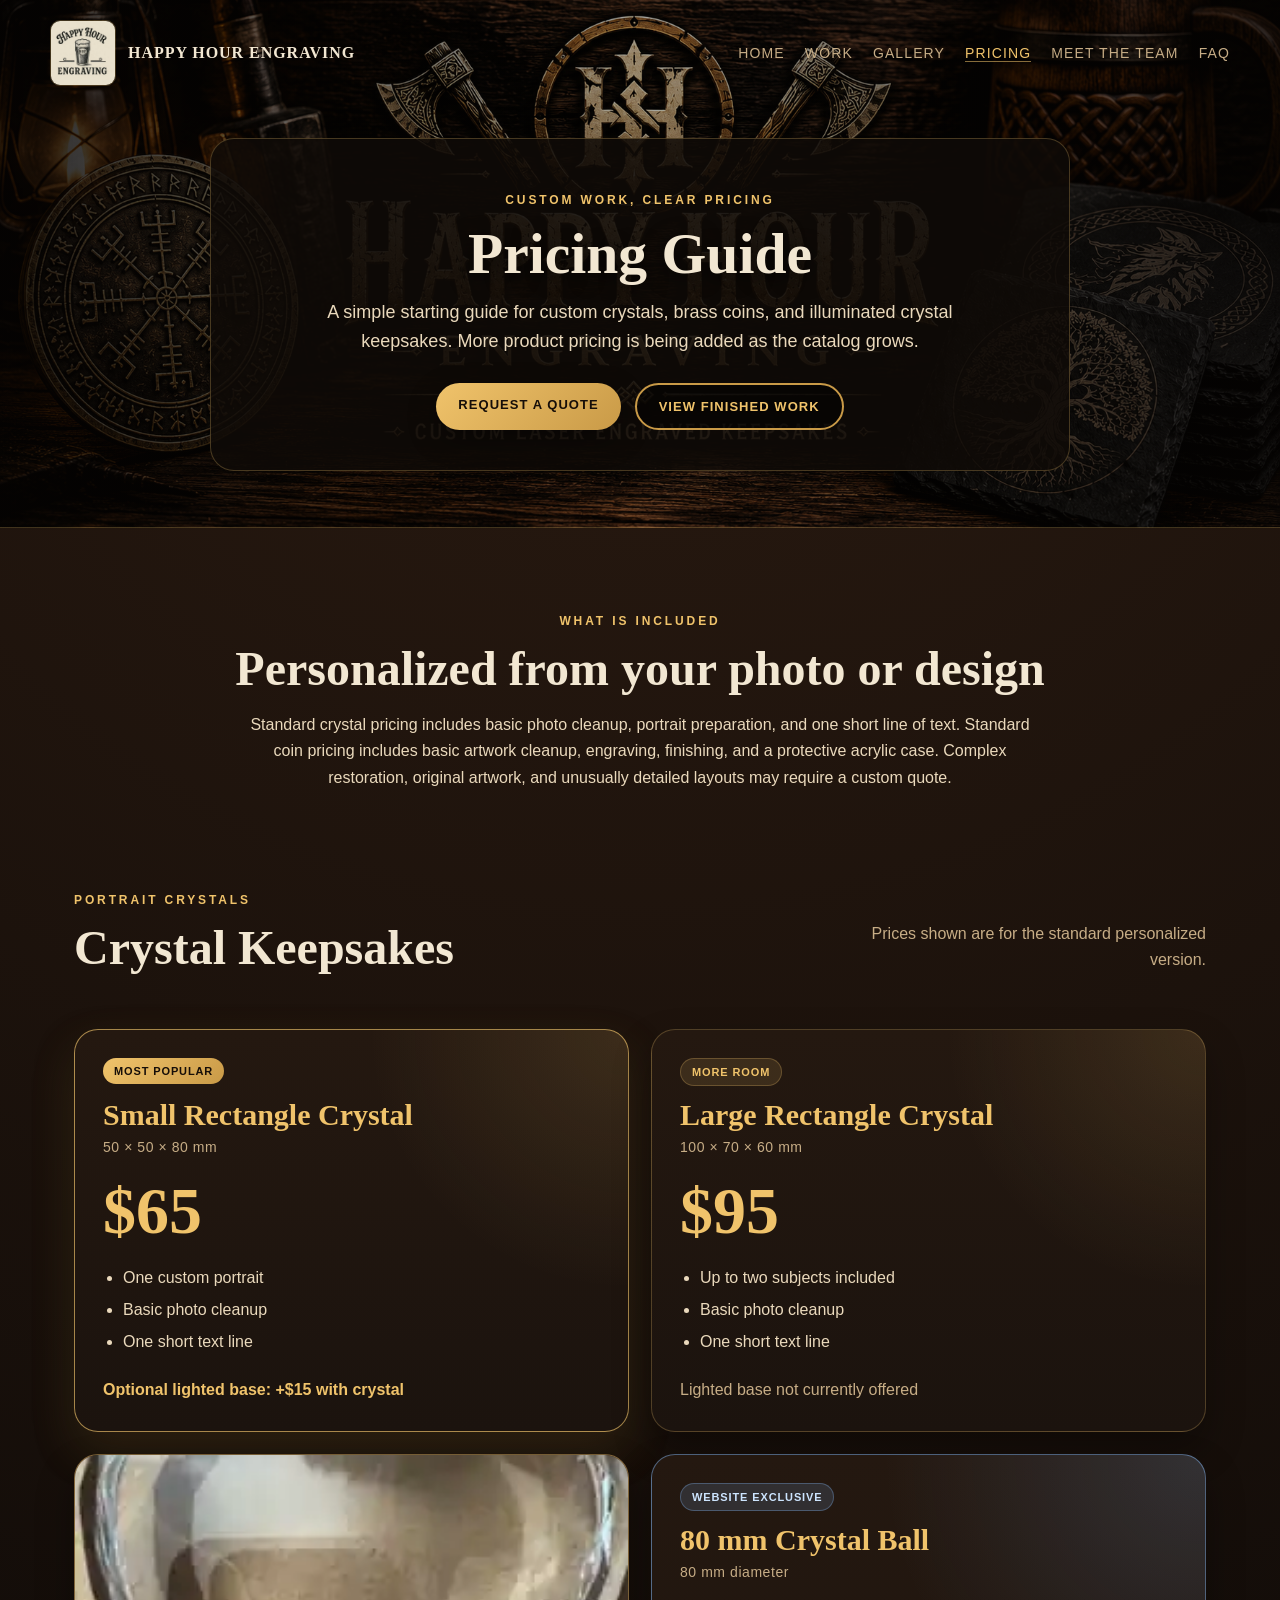
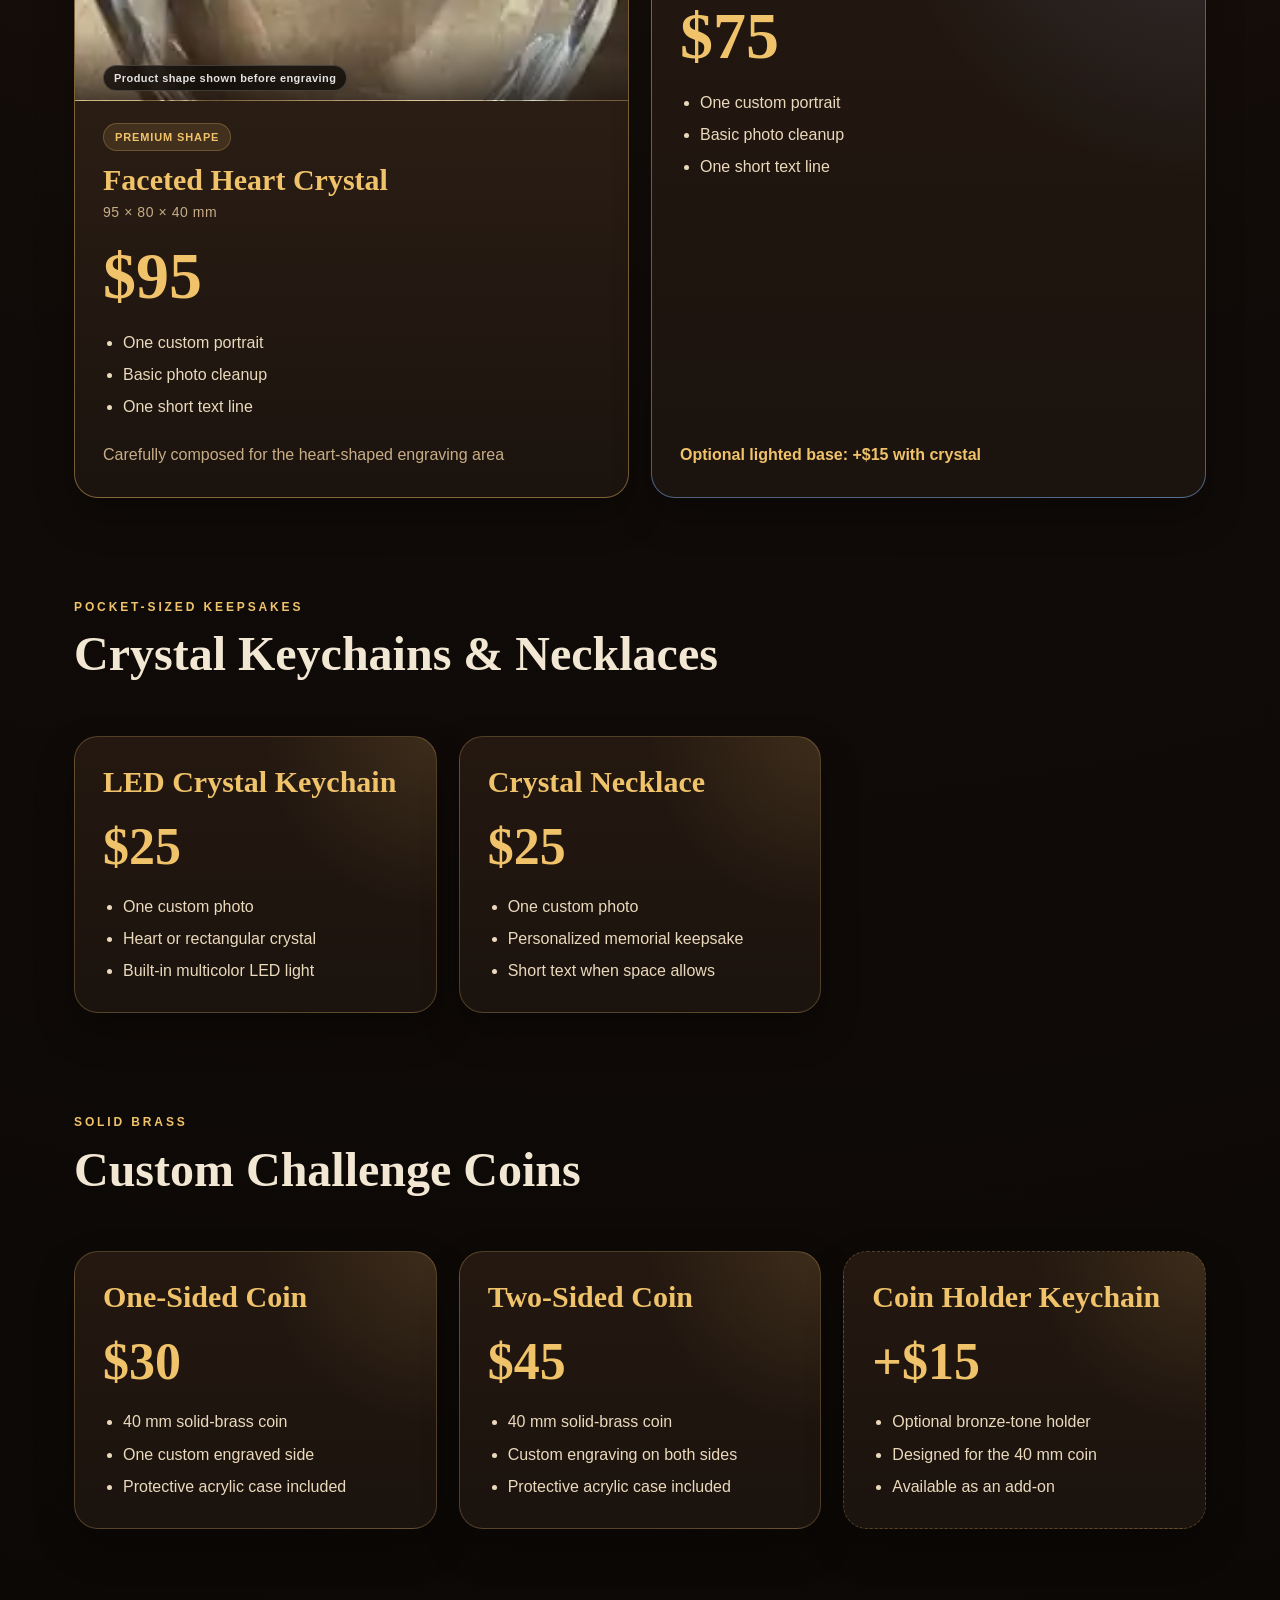
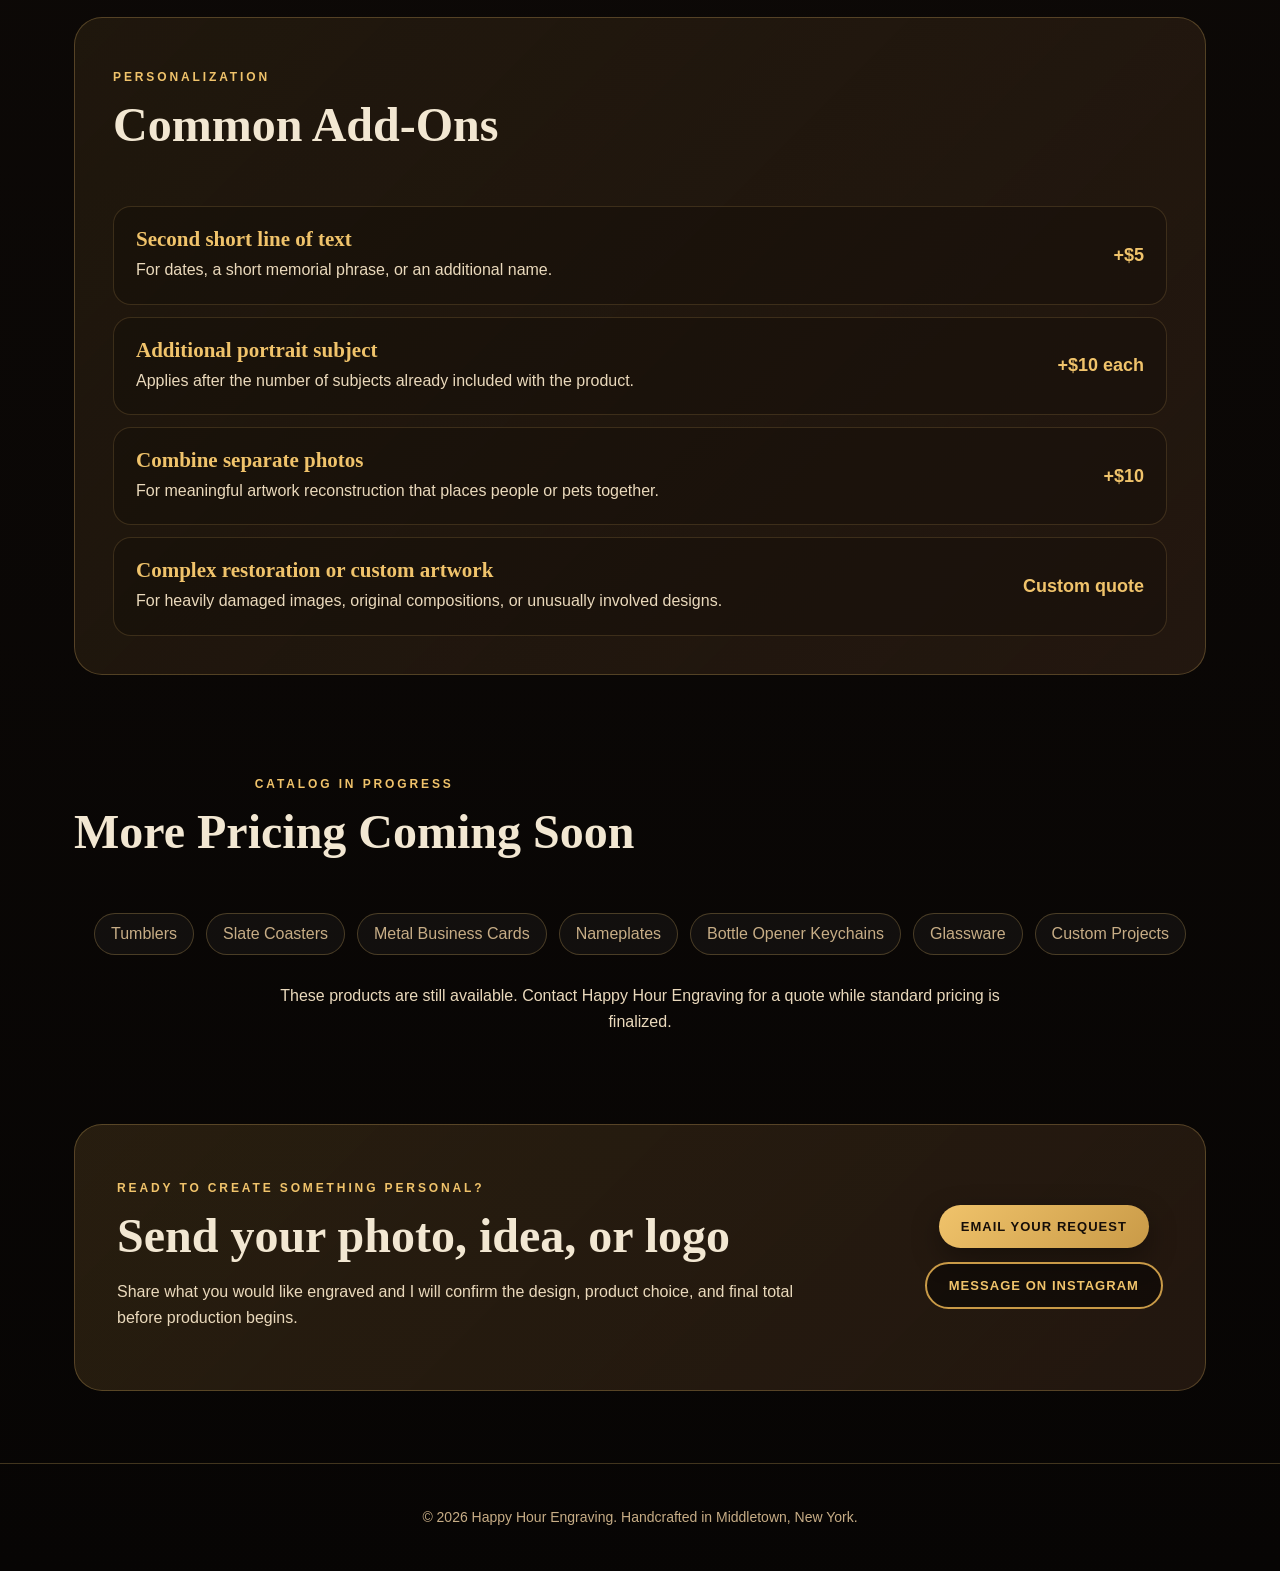
<file: pricing.html>
<!DOCTYPE html>
<html lang="en">
<head>
  <meta charset="UTF-8" />
  <meta name="viewport" content="width=device-width, initial-scale=1.0" />

  <title>Pricing | Happy Hour Engraving</title>
  <meta name="description" content="View current pricing for custom engraved crystals, brass coins, crystal keychains, and personalized engraving by Happy Hour Engraving in Middletown, New York." />

  <link rel="stylesheet" href="styles.css" />
  <link rel="stylesheet" href="pricing.css" />
  <link rel="icon" type="image/png" href="pictures/branding/favicon.png" />
  <link rel="apple-touch-icon" href="pictures/branding/favicon.png" />
</head>

<body>
  <header class="hero pricing-hero">
    <nav class="nav">
      <div class="brand">
        <img src="pictures/branding/logo.webp" alt="Happy Hour Engraving logo" />
        <span>Happy Hour Engraving</span>
      </div>

      <button class="menu-toggle" onclick="document.body.classList.toggle('menu-open')" aria-label="Toggle navigation menu">☰</button>

      <div class="nav-links">
        <a href="index.html">Home</a>
        <a href="work.html">Work</a>
        <a href="gallery.html">Gallery</a>
        <a href="pricing.html" aria-current="page">Pricing</a>
        <a href="team.html">Meet the Team</a>
        <a href="faq.html">FAQ</a>
      </div>
    </nav>

    <div class="hero-content">
      <p class="eyebrow">Custom Work, Clear Pricing</p>
      <h1>Pricing Guide</h1>
      <p class="hero-text">
        A simple starting guide for custom crystals, brass coins, and illuminated crystal keepsakes.
        More product pricing is being added as the catalog grows.
      </p>

      <div class="buttons">
        <a class="btn primary" href="mailto:tom@happyhourengraving.com?subject=Custom%20Engraving%20Quote">Request a Quote</a>
        <a class="btn secondary" href="gallery.html">View Finished Work</a>
      </div>
    </div>
  </header>

  <main class="pricing-main">
    <section class="pricing-intro">
      <p class="eyebrow">What Is Included</p>
      <h2>Personalized from your photo or design</h2>
      <p>
        Standard crystal pricing includes basic photo cleanup, portrait preparation, and one short line of text.
        Standard coin pricing includes basic artwork cleanup, engraving, finishing, and a protective acrylic case.
        Complex restoration, original artwork, and unusually detailed layouts may require a custom quote.
      </p>
    </section>

    <section class="pricing-section" aria-labelledby="crystal-pricing">
      <div class="section-heading pricing-heading">
        <div>
          <p class="eyebrow">Portrait Crystals</p>
          <h2 id="crystal-pricing">Crystal Keepsakes</h2>
        </div>
        <p class="section-note">Prices shown are for the standard personalized version.</p>
      </div>

      <div class="pricing-grid">
        <article class="price-card featured-price-card">
          <div class="price-card-topline">
            <span class="price-badge">Most Popular</span>
          </div>
          <h3>Small Rectangle Crystal</h3>
          <p class="product-size">50 × 50 × 80 mm</p>
          <p class="price">$65</p>
          <ul>
            <li>One custom portrait</li>
            <li>Basic photo cleanup</li>
            <li>One short text line</li>
          </ul>
          <p class="accessory-note">Optional lighted base: +$15 with crystal</p>
        </article>

        <article class="price-card">
          <div class="price-card-topline">
            <span class="price-badge subtle-badge">More Room</span>
          </div>
          <h3>Large Rectangle Crystal</h3>
          <p class="product-size">100 × 70 × 60 mm</p>
          <p class="price">$95</p>
          <ul>
            <li>Up to two subjects included</li>
            <li>Basic photo cleanup</li>
            <li>One short text line</li>
          </ul>
          <p class="accessory-note muted-accessory">Lighted base not currently offered</p>
        </article>

        <article class="price-card">
          <div class="price-card-topline">
            <span class="price-badge subtle-badge">Premium Shape</span>
          </div>
          <h3>Faceted Heart Crystal</h3>
          <p class="product-size">95 × 80 × 40 mm</p>
          <p class="price">$95</p>
          <ul>
            <li>One custom portrait</li>
            <li>Basic photo cleanup</li>
            <li>One short text line</li>
          </ul>
          <p class="accessory-note muted-accessory">Carefully composed for the heart-shaped engraving area</p>
        </article>

        <article class="price-card website-exclusive">
          <div class="price-card-topline">
            <span class="price-badge exclusive-badge">Website Exclusive</span>
          </div>
          <h3>80 mm Crystal Ball</h3>
          <p class="product-size">80 mm diameter</p>
          <p class="price">$75</p>
          <ul>
            <li>One custom portrait</li>
            <li>Basic photo cleanup</li>
            <li>One short text line</li>
          </ul>
          <p class="accessory-note">Optional lighted base: +$15 with crystal</p>
        </article>
      </div>
    </section>

    <section class="pricing-section" aria-labelledby="small-keepsakes">
      <div class="section-heading pricing-heading">
        <div>
          <p class="eyebrow">Pocket-Sized Keepsakes</p>
          <h2 id="small-keepsakes">Crystal Keychains &amp; Necklaces</h2>
        </div>
      </div>

      <div class="pricing-grid compact-grid">
        <article class="price-card compact-price-card">
          <h3>LED Crystal Keychain</h3>
          <p class="price">$25</p>
          <ul>
            <li>One custom photo</li>
            <li>Heart or rectangular crystal</li>
            <li>Built-in multicolor LED light</li>
          </ul>
        </article>

        <article class="price-card compact-price-card">
          <h3>Crystal Necklace</h3>
          <p class="price">$25</p>
          <ul>
            <li>One custom photo</li>
            <li>Personalized memorial keepsake</li>
            <li>Short text when space allows</li>
          </ul>
        </article>
      </div>
    </section>

    <section class="pricing-section" aria-labelledby="coin-pricing">
      <div class="section-heading pricing-heading">
        <div>
          <p class="eyebrow">Solid Brass</p>
          <h2 id="coin-pricing">Custom Challenge Coins</h2>
        </div>
      </div>

      <div class="pricing-grid compact-grid">
        <article class="price-card compact-price-card">
          <h3>One-Sided Coin</h3>
          <p class="price">$30</p>
          <ul>
            <li>40 mm solid-brass coin</li>
            <li>One custom engraved side</li>
            <li>Protective acrylic case included</li>
          </ul>
        </article>

        <article class="price-card compact-price-card">
          <h3>Two-Sided Coin</h3>
          <p class="price">$45</p>
          <ul>
            <li>40 mm solid-brass coin</li>
            <li>Custom engraving on both sides</li>
            <li>Protective acrylic case included</li>
          </ul>
        </article>

        <article class="price-card compact-price-card accessory-card">
          <h3>Coin Holder Keychain</h3>
          <p class="price">+$15</p>
          <ul>
            <li>Optional bronze-tone holder</li>
            <li>Designed for the 40 mm coin</li>
            <li>Available as an add-on</li>
          </ul>
        </article>
      </div>
    </section>

    <section class="pricing-section addon-section" aria-labelledby="addons">
      <div class="section-heading pricing-heading">
        <div>
          <p class="eyebrow">Personalization</p>
          <h2 id="addons">Common Add-Ons</h2>
        </div>
      </div>

      <div class="addon-list">
        <div class="addon-row">
          <div>
            <h3>Second short line of text</h3>
            <p>For dates, a short memorial phrase, or an additional name.</p>
          </div>
          <strong>+$5</strong>
        </div>

        <div class="addon-row">
          <div>
            <h3>Additional portrait subject</h3>
            <p>Applies after the number of subjects already included with the product.</p>
          </div>
          <strong>+$10 each</strong>
        </div>

        <div class="addon-row">
          <div>
            <h3>Combine separate photos</h3>
            <p>For meaningful artwork reconstruction that places people or pets together.</p>
          </div>
          <strong>+$10</strong>
        </div>

        <div class="addon-row">
          <div>
            <h3>Complex restoration or custom artwork</h3>
            <p>For heavily damaged images, original compositions, or unusually involved designs.</p>
          </div>
          <strong>Custom quote</strong>
        </div>
      </div>
    </section>

    <section class="pricing-section coming-prices" aria-labelledby="coming-prices">
      <div class="section-heading pricing-heading">
        <div>
          <p class="eyebrow">Catalog In Progress</p>
          <h2 id="coming-prices">More Pricing Coming Soon</h2>
        </div>
      </div>

      <div class="soon-list pricing-soon-list">
        <span>Tumblers</span>
        <span>Slate Coasters</span>
        <span>Metal Business Cards</span>
        <span>Nameplates</span>
        <span>Bottle Opener Keychains</span>
        <span>Glassware</span>
        <span>Custom Projects</span>
      </div>

      <p class="coming-prices-copy">
        These products are still available. Contact Happy Hour Engraving for a quote while standard pricing is finalized.
      </p>
    </section>

    <section class="custom pricing-cta">
      <div>
        <p class="eyebrow">Ready to Create Something Personal?</p>
        <h2>Send your photo, idea, or logo</h2>
        <p>
          Share what you would like engraved and I will confirm the design, product choice, and final total before production begins.
        </p>
      </div>

      <div class="custom-buttons">
        <a class="btn primary" href="mailto:tom@happyhourengraving.com?subject=Pricing%20Page%20Order%20Inquiry">Email Your Request</a>
        <a class="btn secondary" href="https://www.instagram.com/happy_hour_engraving/" target="_blank" rel="noopener">Message on Instagram</a>
      </div>
    </section>
  </main>

  <footer>
    <p>© 2026 Happy Hour Engraving. Handcrafted in Middletown, New York.</p>
  </footer>
</body>
</html>
</file>
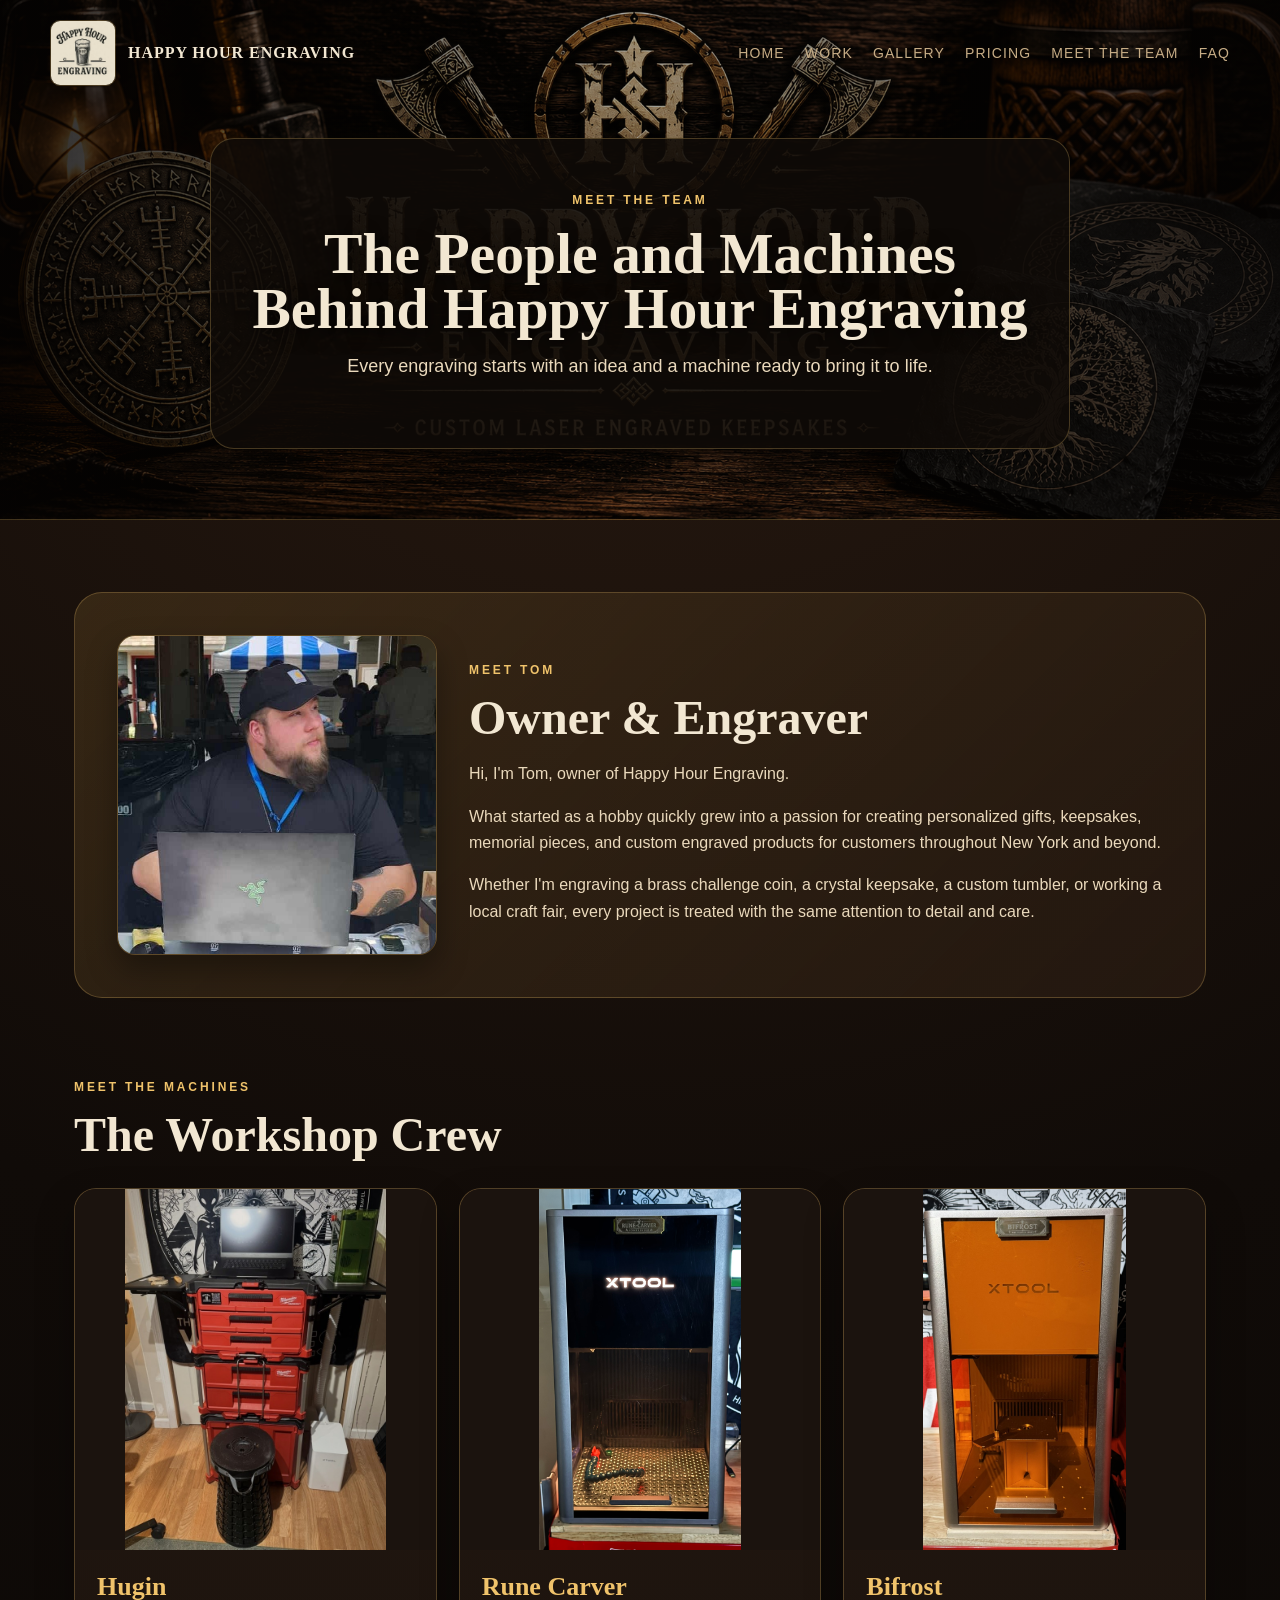
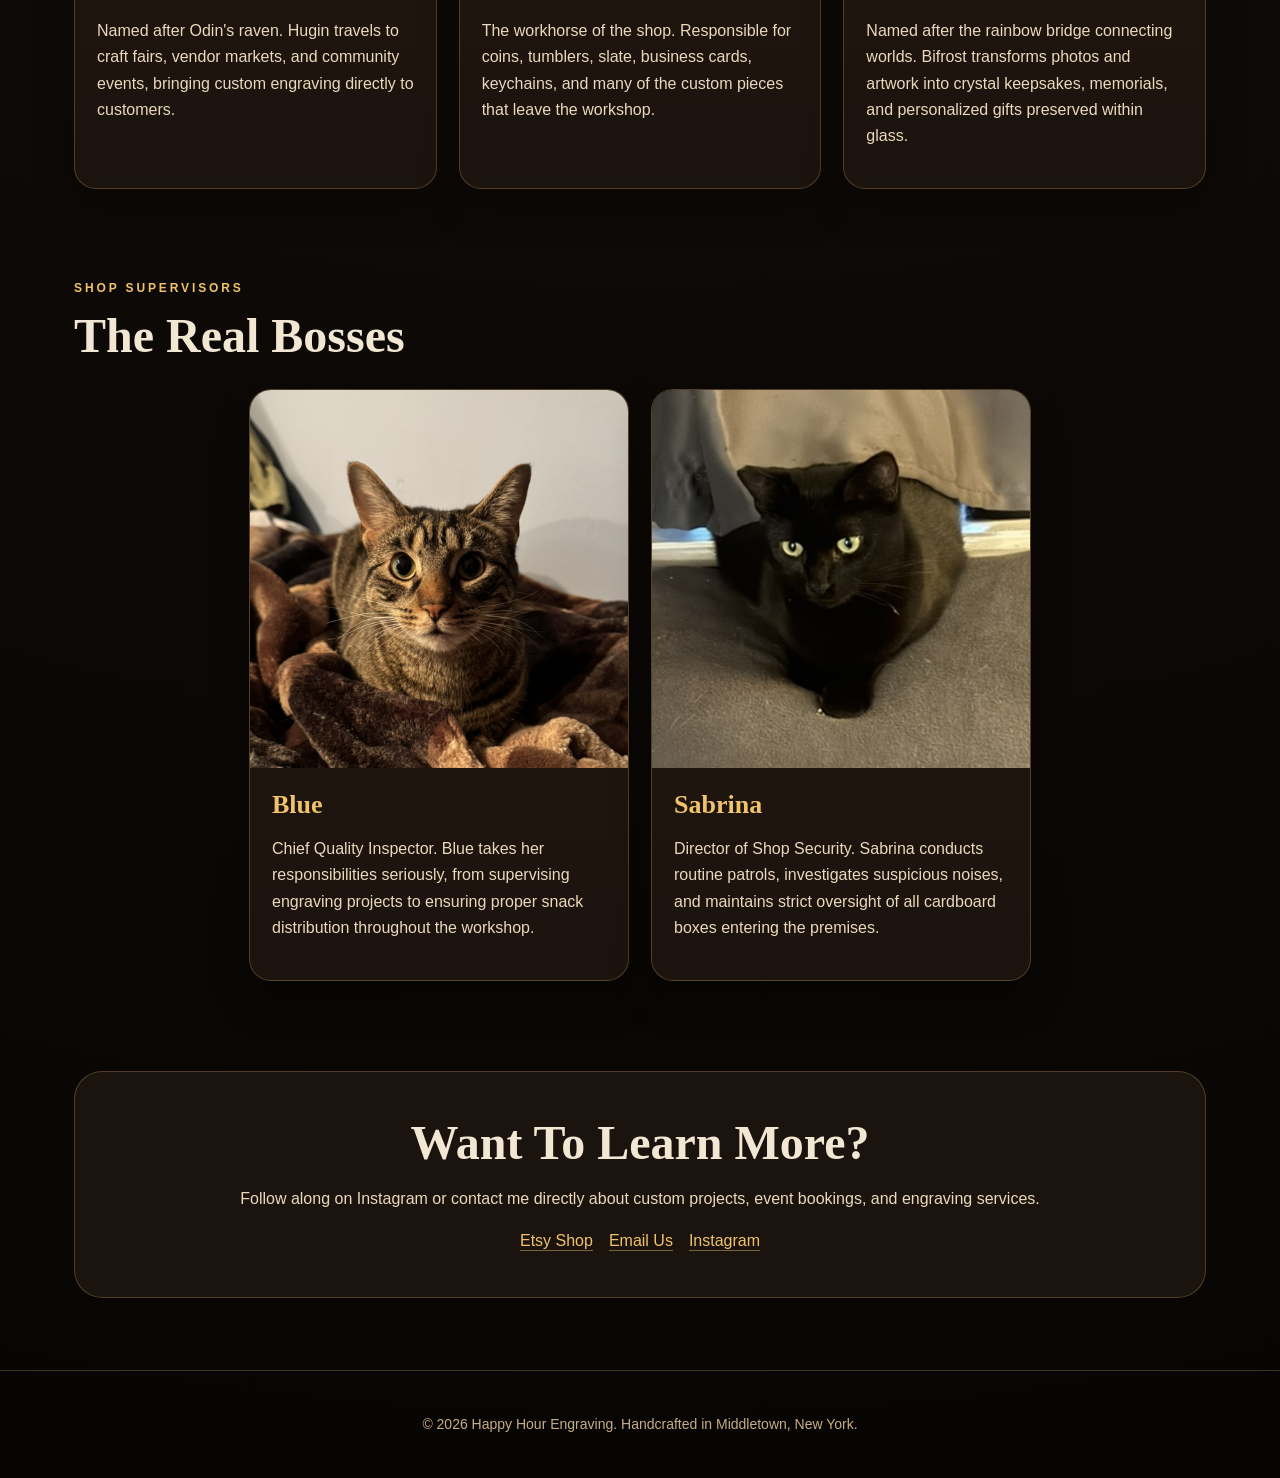
<file: team.html>
<!DOCTYPE html>
<html lang="en">
<head>
  <meta charset="UTF-8" />
  <meta name="viewport" content="width=device-width, initial-scale=1.0" />
  <title>Meet the Team | Happy Hour Engraving</title>
  <meta name="description" content="Meet the people and machines behind Happy Hour Engraving." />
  <link rel="stylesheet" href="styles.css" />
</head>

<body>

<header class="hero">
<nav class="nav">
  <div class="brand">
    <img src="pictures/branding/logo.webp" alt="Happy Hour Engraving logo" />
    <span>Happy Hour Engraving</span>
  </div>

  <button class="menu-toggle" onclick="document.body.classList.toggle('menu-open')">
    ☰
  </button>

    <div class="nav-links">
      <a href="index.html">Home</a>
      <a href="work.html">Work</a>
      <a href="gallery.html">Gallery</a>
      <a href="pricing.html">Pricing</a>
      <a href="team.html">Meet the Team</a>
      <a href="faq.html">FAQ</a>
  </div>
</nav>

  <div class="hero-content">
    <p class="eyebrow">Meet The Team</p>
    <h1>The People and Machines Behind Happy Hour Engraving</h1>
    <p class="hero-text">
      Every engraving starts with an idea and a machine ready to bring it to life.
    </p>
  </div>
</header>

<main>

<section class="custom">

  <img src="pictures/meet-the-team/meet-tom.JPEG"
       alt="Tom from Happy Hour Engraving at a craft fair"
       class="about-photo" />

  <div>
    <p class="eyebrow">Meet Tom</p>

    <h2>Owner & Engraver</h2>

    <p>
      Hi, I'm Tom, owner of Happy Hour Engraving.
    </p>

    <p>
      What started as a hobby quickly grew into a passion for creating
      personalized gifts, keepsakes, memorial pieces, and custom engraved
      products for customers throughout New York and beyond.
    </p>

    <p>
      Whether I'm engraving a brass challenge coin, a crystal keepsake,
      a custom tumbler, or working a local craft fair, every project is
      treated with the same attention to detail and care.
    </p>

  </div>

</section>

<section class="grid-section">
  <div class="section-heading">
    <p class="eyebrow">Meet The Machines</p>
    <h2>The Workshop Crew</h2>
  </div>

 <div class="cards">

  <article class="card">
    <img src="pictures/meet-the-team/hugin.jpeg" alt="Hugin portable xTool F1 laser engraver" />
    <div>
      <h3>Hugin</h3>
      <p>
        Named after Odin's raven. Hugin travels to craft fairs, vendor markets, and community events, 
        bringing custom engraving directly to customers.
      </p>
    </div>
  </article>

  <article class="card">
    <img src="pictures/meet-the-team/rune-carver.JPEG" alt="Rune Carver xTool F2 Ultra laser engraver" />
    <div>
      <h3>Rune Carver</h3>
      <p>
        The workhorse of the shop. Responsible for coins, tumblers, slate, business cards, 
        keychains, and many of the custom pieces that leave the workshop.
      </p>
    </div>
  </article>

  <article class="card">
    <img src="pictures/meet-the-team/bifrost.JPEG" alt="Bifrost F2 Ultra UV crystal engraver" />
    <div>
      <h3>Bifrost</h3>
      <p>
        Named after the rainbow bridge connecting worlds. Bifrost transforms photos 
        and artwork into crystal keepsakes, memorials, and personalized gifts preserved within glass.
      </p>
    </div>
  </article>

</div>
</section>
  <section class="grid-section">
  <div class="section-heading">
    <p class="eyebrow">Shop Supervisors</p>
    <h2>The Real Bosses</h2>
  </div>

  <div class="pet-cards">

    <article class="card">
      <img src="pictures/meet-the-team/blue.JPEG" alt="Blue the shop cat" />

      <div>
        <h3>Blue</h3>

        <p>
          Chief Quality Inspector. Blue takes her responsibilities
          seriously, from supervising engraving projects to ensuring
          proper snack distribution throughout the workshop.
        </p>
      </div>
    </article>

    <article class="card">
      <img src="pictures/meet-the-team/sabrina.JPEG" alt="Sabrina the shop cat" />

      <div>
        <h3>Sabrina</h3>

        <p>
          Director of Shop Security. Sabrina conducts routine patrols,
          investigates suspicious noises, and maintains strict oversight
          of all cardboard boxes entering the premises.
        </p>
      </div>
    </article>

  </div>
</section>

<section class="contact">
  <h2>Want To Learn More?</h2>

  <p>
    Follow along on Instagram or contact me directly about custom projects,
    event bookings, and engraving services.
  </p>

  <div class="contact-links">
    <a href="https://www.etsy.com/shop/HappyHourEngraving">Etsy Shop</a>
    <a href="mailto:tom@happyhourengraving.com">Email Us</a>
    <a href="https://www.instagram.com/happy_hour_engraving/">Instagram</a>
  </div>
</section>

</main>

<footer>
  <p>© 2026 Happy Hour Engraving. Handcrafted in Middletown, New York.</p>
</footer>

</body>
</html>
</file>
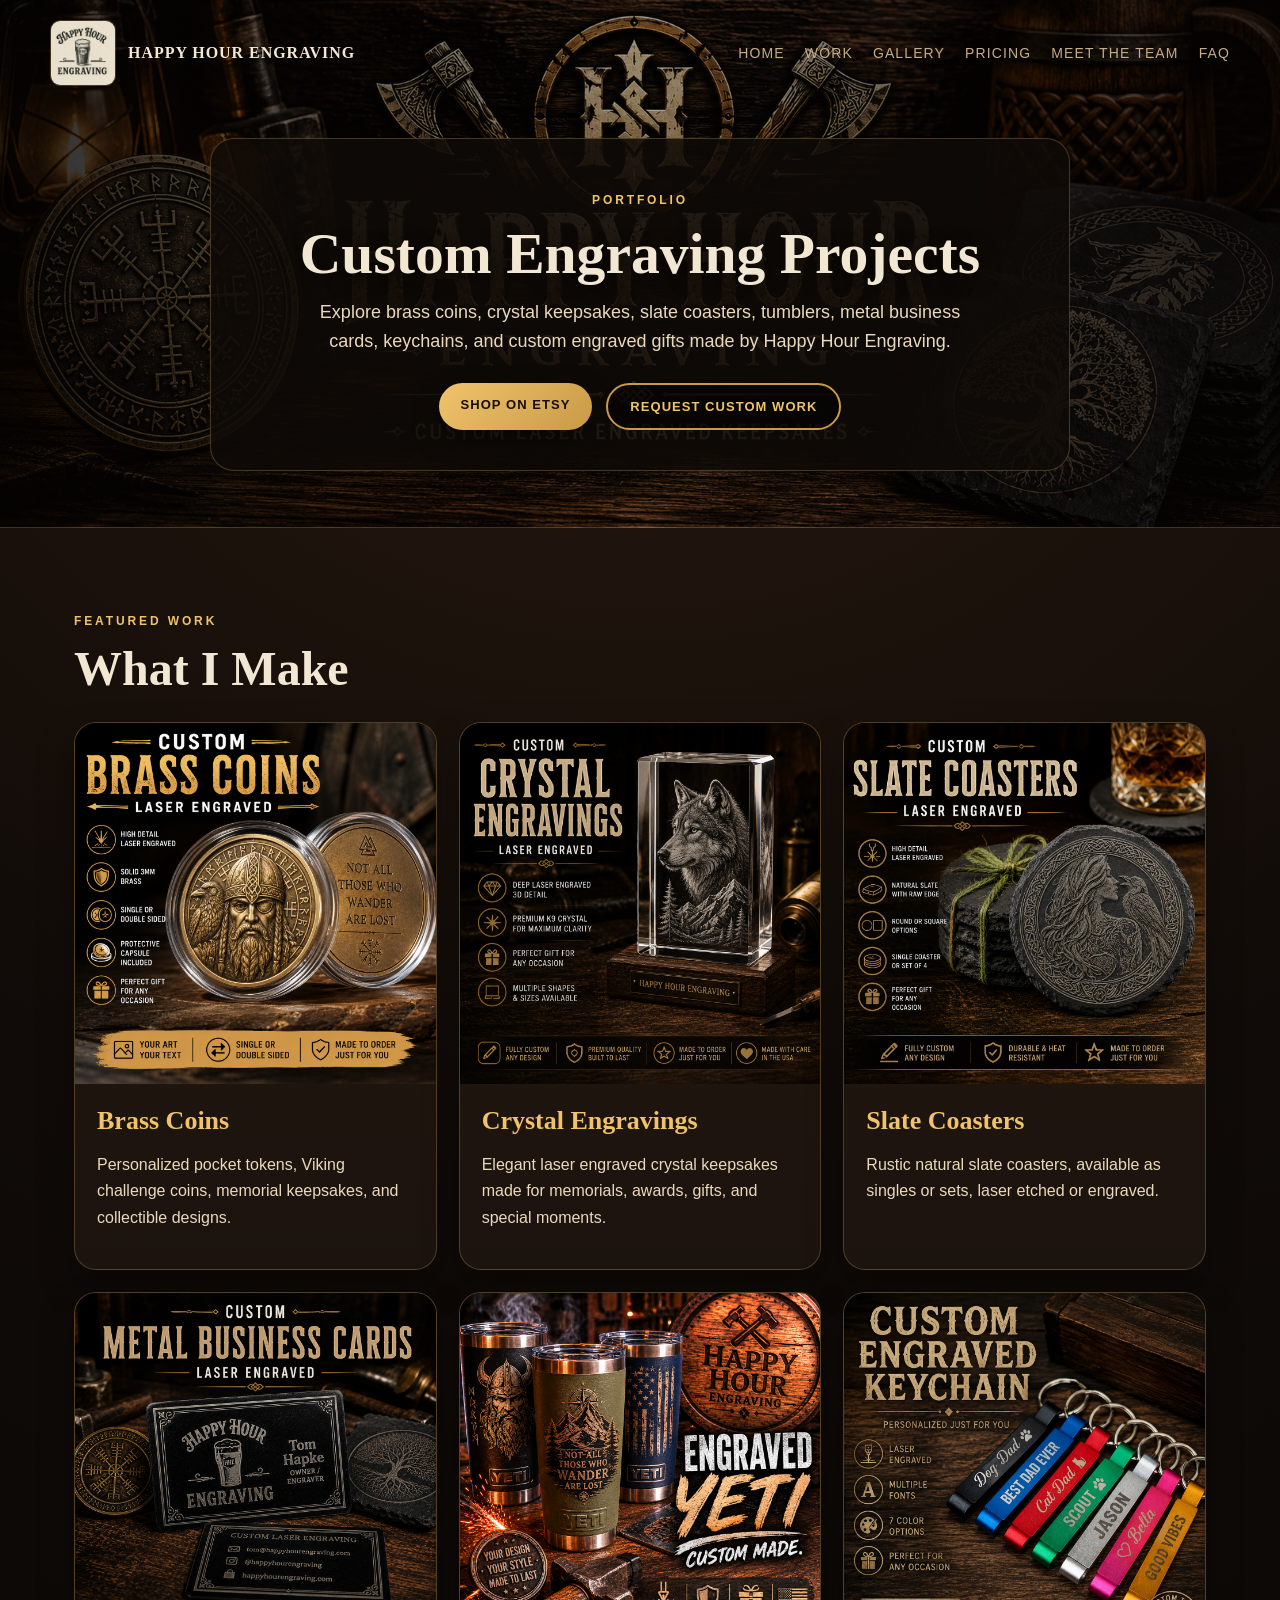
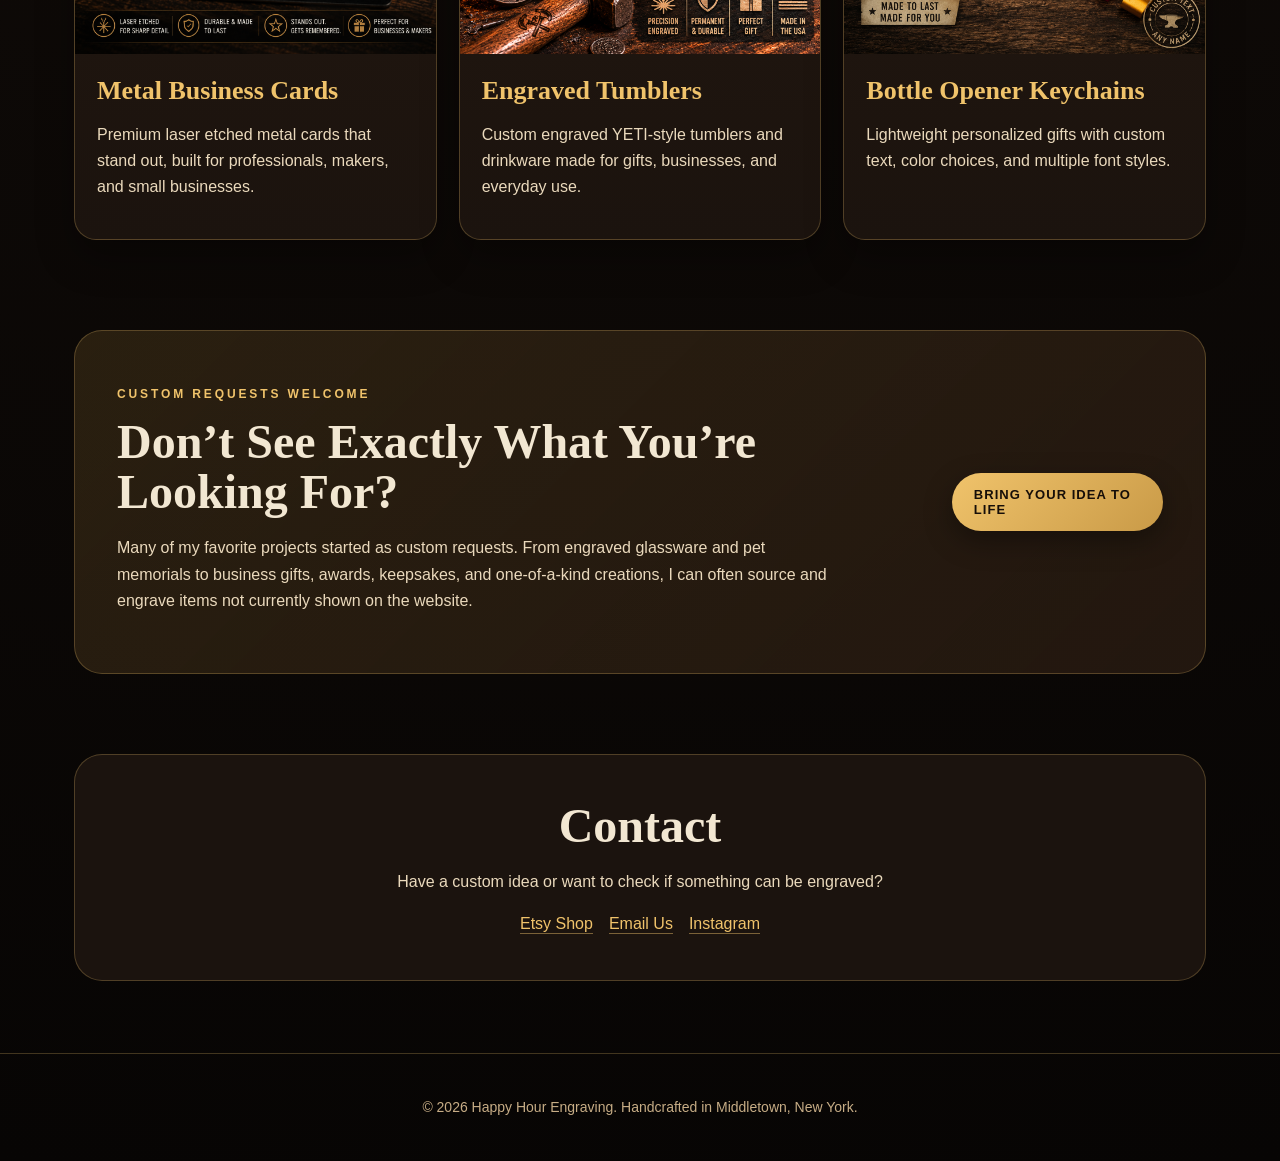
<file: work.html>
<!DOCTYPE html>
<html lang="en">
<head>
  <meta charset="UTF-8" />
  <meta name="viewport" content="width=device-width, initial-scale=1.0" />
  <title>Work | Happy Hour Engraving</title>
  <meta name="description" content="Explore custom laser engraved work by Happy Hour Engraving including brass coins, crystal engravings, slate coasters, tumblers, metal business cards, and keychains." />
  <link rel="stylesheet" href="styles.css" />
  <link rel="icon" type="image/png" href="pictures/branding/favicon.png">
  <link rel="apple-touch-icon" href="pictures/branding/favicon.png">
</head>

<body>
  <header class="hero">
    <nav class="nav">
      <div class="brand">
        <img src="pictures/branding/logo.webp" alt="Happy Hour Engraving logo" />
        <span>Happy Hour Engraving</span>
      </div>

      <button class="menu-toggle" onclick="document.body.classList.toggle('menu-open')">
        ☰
      </button>

    <div class="nav-links">
      <a href="index.html">Home</a>
      <a href="work.html">Work</a>
      <a href="gallery.html">Gallery</a>
      <a href="pricing.html">Pricing</a>
      <a href="team.html">Meet the Team</a>
      <a href="faq.html">FAQ</a>
      </div>
    </nav>

    <div class="hero-content">
      <p class="eyebrow">Portfolio</p>
      <h1>Custom Engraving Projects</h1>
      <p class="hero-text">
        Explore brass coins, crystal keepsakes, slate coasters, tumblers, metal business cards,
        keychains, and custom engraved gifts made by Happy Hour Engraving.
      </p>

      <div class="buttons">
        <a class="btn primary" href="https://www.etsy.com/shop/HappyHourEngraving" target="_blank" rel="noopener">Shop on Etsy</a>
        <a class="btn secondary" href="mailto:tom@happyhourengraving.com">Request Custom Work</a>
      </div>
    </div>
  </header>

  <main>
    <section class="grid-section">
      <div class="section-heading">
        <p class="eyebrow">Featured Work</p>
        <h2>What I Make</h2>
      </div>

      <div class="cards">

        <article class="card">
          <img src="pictures/work/coins.png" alt="Custom engraved brass coins" />
          <div>
            <h3>Brass Coins</h3>
            <p>Personalized pocket tokens, Viking challenge coins, memorial keepsakes, and collectible designs.</p>
          </div>
        </article>

        <article class="card">
          <img src="pictures/work/crystal.png" alt="Custom laser engraved crystal keepsakes" />
          <div>
            <h3>Crystal Engravings</h3>
            <p>Elegant laser engraved crystal keepsakes made for memorials, awards, gifts, and special moments.</p>
          </div>
        </article>

        <article class="card">
          <img src="pictures/work/coasters.png" alt="Custom engraved slate coasters" />
          <div>
            <h3>Slate Coasters</h3>
            <p>Rustic natural slate coasters, available as singles or sets, laser etched or engraved.</p>
          </div>
        </article>

        <article class="card">
          <img src="pictures/work/business-cards.png" alt="Custom engraved metal business cards" />
          <div>
            <h3>Metal Business Cards</h3>
            <p>Premium laser etched metal cards that stand out, built for professionals, makers, and small businesses.</p>
          </div>
        </article>

        <article class="card">
          <img src="pictures/work/tumblers.png" alt="Custom engraved tumblers" />
          <div>
            <h3>Engraved Tumblers</h3>
            <p>Custom engraved YETI-style tumblers and drinkware made for gifts, businesses, and everyday use.</p>
          </div>
        </article>

        <article class="card">
          <img src="pictures/work/keychains.png" alt="Custom engraved bottle opener keychains" />
          <div>
            <h3>Bottle Opener Keychains</h3>
            <p>Lightweight personalized gifts with custom text, color choices, and multiple font styles.</p>
          </div>
        </article>

      </div>
    </section>

    <section id="custom" class="custom">
      <div>
        <p class="eyebrow">Custom Requests Welcome</p>
        <h2>Don’t See Exactly What You’re Looking For?</h2>
        <p>
          Many of my favorite projects started as custom requests. From engraved glassware and
          pet memorials to business gifts, awards, keepsakes, and one-of-a-kind creations,
          I can often source and engrave items not currently shown on the website.
        </p>
      </div>

      <a class="btn primary" href="mailto:tom@happyhourengraving.com?subject=Custom%20Engraving%20Inquiry">
        Bring Your Idea to Life
      </a>
    </section>

    <section id="contact" class="contact">
      <h2>Contact</h2>
      <p>Have a custom idea or want to check if something can be engraved?</p>

      <div class="contact-links">
        <a href="https://www.etsy.com/shop/HappyHourEngraving" target="_blank" rel="noopener">Etsy Shop</a>
        <a href="mailto:tom@happyhourengraving.com">Email Us</a>
        <a href="https://www.instagram.com/happy_hour_engraving/" target="_blank" rel="noopener">Instagram</a>
      </div>
    </section>
  </main>

  <footer>
    <p>© 2026 Happy Hour Engraving. Handcrafted in Middletown, New York.</p>
  </footer>
</body>
</html>
</file>
<file: styles.css>
:root {
  --bg: #100b08;
  --panel: #1b130e;
  --panel-2: #241810;
  --text: #f2e7d2;
  --muted: #c7ad86;
  --gold: #c99a47;
  --gold-2: #f0c36b;
  --line: rgba(240, 195, 107, 0.25);
}

* { box-sizing: border-box; }

body {
  margin: 0;
  font-family: Georgia, 'Times New Roman', serif;
  color: var(--text);
  background: radial-gradient(circle at top, #2b1b11 0%, var(--bg) 42%, #070504 100%);
}

a { color: inherit; }

.hero {
  min-height: 520px;
  padding: 20px 24px 56px;
  background: linear-gradient(90deg, rgba(5,3,2,.85), rgba(5,3,2,.35), rgba(5,3,2,.82)), url('banner.png') center/cover no-repeat;
  border-bottom: 1px solid var(--line);
}

.nav {
  max-width: 1180px;
  margin: 0 auto;
  display: flex;
  align-items: center;
  justify-content: space-between;
  gap: 24px;
}

.brand {
  display: flex;
  align-items: center;
  gap: 12px;
  font-weight: bold;
  letter-spacing: .06em;
  text-transform: uppercase;
}

.brand img {
  width: 66px;
  height: 66px;
  border-radius: 10px;
  border: 1px solid var(--line);
}

.nav-links {
  display: flex;
  gap: 20px;
  font-family: Arial, sans-serif;
  font-size: 14px;
  letter-spacing: .08em;
  text-transform: uppercase;
  color: var(--muted);
}

.nav-links a { text-decoration: none; }

.hero-content {
  max-width: 860px;
  margin: 52px auto 0;
  text-align: center;
  background: rgba(16,11,8,.85);
  padding: 40px;
  border-radius: 24px;
  border: 1px solid var(--line);
}

.eyebrow {
  color: var(--gold-2);
  font-family: Arial, sans-serif;
  text-transform: uppercase;
  letter-spacing: .24em;
  font-size: 12px;
  font-weight: 700;
}

h1 {
  font-size: clamp(30px, 4.5vw, 58px);
  line-height: .95;
  margin: 16px 0;
  text-shadow: 0 4px 20px rgba(0,0,0,.75);
}

h2 {
  font-size: clamp(30px, 4vw, 48px);
  line-height: 1.05;
  margin: 0 0 18px;
}

h3 {
  font-size: 26px;
  margin: 0 0 8px;
  color: var(--gold-2);
}

p {
  font-family: Arial, sans-serif;
  line-height: 1.65;
  color: #ead9bc;
}

.hero-text {
  font-size: 18px;
  max-width: 680px;
  margin: 0 auto 26px;
}

.buttons {
  display: flex;
  justify-content: center;
  gap: 14px;
  flex-wrap: wrap;
}

.btn {
  display: inline-block;
  padding: 14px 22px;
  border-radius: 999px;
  text-decoration: none;
  font-family: Arial, sans-serif;
  font-weight: 800;
  text-transform: uppercase;
  letter-spacing: .08em;
  font-size: 13px;
}
.custom-buttons {
  display: flex;
  flex-direction: column;
  gap: 14px;
  align-items: center;
}

.primary {
  background: linear-gradient(135deg, var(--gold-2), var(--gold));
  color: #160e08;
  box-shadow: 0 10px 28px rgba(0,0,0,.35);
}

.secondary {
  display: inline-block;
  padding: 14px 22px;
  border-radius: 999px;
  border: 2px solid var(--gold);
  background: rgba(0,0,0,.46);
  color: var(--gold-2);
  text-decoration: none;
  font-family: Arial, sans-serif;
  font-weight: 800;
  text-transform: uppercase;
  letter-spacing: .08em;
  font-size: 13px;
}
.secondary:hover {
  background: var(--gold);
  color: #160e08;
}

main {
  max-width: 1180px;
  margin: 0 auto;
  padding: 72px 24px;
}

.intro {
  text-align: center;
  max-width: 860px;
  margin: 0 auto 90px;
}

.grid-section { margin-bottom: 90px; }

.section-heading { margin-bottom: 28px; }

.cards {
  display: grid;
  grid-template-columns: repeat(3, 1fr);
  gap: 22px;
}

.pet-cards {
  display: grid;
  grid-template-columns: repeat(2, minmax(320px, 380px));
  gap: 22px;
  justify-content: center;
}

.card {
  background: linear-gradient(180deg, var(--panel-2), var(--panel));
  border: 1px solid var(--line);
  border-radius: 22px;
  overflow: hidden;
  box-shadow: 0 18px 38px rgba(0,0,0,.32);
}

.card img {
  width: 100%;
  aspect-ratio: 1 / 1;
  object-fit: contain;
  background: #1b130e;
  display: block;
}
.view-all-container {
  display: flex;
  justify-content: center;
  margin-top: 30px;
}

.view-all-card {
  width: 100%;
  max-width: 900px;
}

.view-all-layout {
  display: grid;
  grid-template-columns: 60% 40%;
  align-items: center;
}

.view-all-content {
  padding: 30px;
}

.view-all-content p {
  margin-bottom: 20px;
}
.slideshow {
  position: relative;
  aspect-ratio: 1 / 1;
  background: #1b130e;
  overflow: hidden;
}

.slideshow img {
  position: absolute;
  inset: 0;
  width: 100%;
  height: 100%;
  object-fit: contain;
  opacity: 0;
  animation: fadeSlide 12s infinite;
}

.slideshow img:nth-child(1) { animation-delay: 0s; }
.slideshow img:nth-child(2) { animation-delay: 4s; }
.slideshow img:nth-child(3) { animation-delay: 8s; }

@keyframes fadeSlide {
  0% { opacity: 0; }
  8% { opacity: 1; }
  30% { opacity: 1; }
  38% { opacity: 0; }
  100% { opacity: 0; }
}
.about-photo {
  width: 320px;
  max-width: 100%;
  border-radius: 18px;
  border: 1px solid var(--line);
  box-shadow: 0 14px 30px rgba(0,0,0,.35);
}

.card div { padding: 22px; }
.events-section {
  display: grid;
  grid-template-columns: 1fr 1fr;
  gap: 34px;
  align-items: center;
  margin-bottom: 90px;
  padding: 42px;
  border: 1px solid var(--line);
  border-radius: 28px;
  background: linear-gradient(135deg, rgba(201,154,71,.12), rgba(36,24,16,.96));
}

.event-photos {
  display: flex;
}

.event-photos img {
  width: 100%;
  aspect-ratio: 5 / 4;
  object-fit: cover;
  border-radius: 18px;
  border: 1px solid var(--line);
  box-shadow: 0 14px 30px rgba(0,0,0,.35);
}

.event-copy p {
  max-width: 620px;
}

.event-copy .btn {
  margin-top: 12px;
}

.custom {
  display: flex;
  align-items: center;
  justify-content: space-between;
  gap: 32px;
  padding: 42px;
  border: 1px solid var(--line);
  border-radius: 28px;
  background: linear-gradient(135deg, rgba(201,154,71,.16), rgba(36,24,16,.96));
  margin-bottom: 80px;
}

.custom p { max-width: 720px; }

.coming-soon {
  text-align: center;
  margin-bottom: 80px;
}

.soon-list {
  display: flex;
  flex-wrap: wrap;
  justify-content: center;
  gap: 12px;
}

.soon-list span {
  border: 1px solid var(--line);
  border-radius: 999px;
  padding: 11px 16px;
  color: var(--muted);
  font-family: Arial, sans-serif;
  background: rgba(255,255,255,.04);
}

.contact {
  text-align: center;
  background: var(--panel);
  border: 1px solid var(--line);
  border-radius: 28px;
  padding: 46px 24px;
}

.contact-links {
  display: flex;
  flex-wrap: wrap;
  justify-content: center;
  gap: 16px;
  margin-top: 20px;
  font-family: Arial, sans-serif;
}

.contact-links a {
  color: var(--gold-2);
  text-decoration: none;
  border-bottom: 1px solid rgba(240,195,107,.45);
}
.faq-section {
  max-width: 900px;
  margin: 0 auto 90px;
}

.faq-list {
  display: grid;
  gap: 14px;
}

.faq-list details {
  background: linear-gradient(180deg, var(--panel-2), var(--panel));
  border: 1px solid var(--line);
  border-radius: 18px;
  padding: 18px 22px;
  box-shadow: 0 14px 30px rgba(0,0,0,.25);
}

.faq-list summary {
  cursor: pointer;
  color: var(--gold-2);
  font-family: Arial, sans-serif;
  font-weight: 800;
  font-size: 18px;
  line-height: 1.35;
}

.faq-list details[open] summary {
  margin-bottom: 12px;
}

.faq-list p {
  margin: 0 0 12px;
}

footer {
  text-align: center;
  padding: 28px 20px;
  border-top: 1px solid var(--line);
  color: var(--muted);
}

footer p {
  color: var(--muted);
  font-size: 14px;
}
.menu-toggle {
  display: none;
  background: rgba(0,0,0,.45);
  border: 1px solid var(--line);
  color: var(--gold-2);
  font-size: 26px;
  border-radius: 10px;
  padding: 8px 12px;
  cursor: pointer;
}

@media (max-width: 850px) {
  .hero {
    min-height: 560px;
    padding: 18px 20px 46px;
  }

  .events-section {
    grid-template-columns: 1fr;
    padding: 28px 20px;
  }

  .event-photos img {
    height: 220px;
  }

  .nav { align-items: flex-start; }

  .menu-toggle {
  display: block;
}

.nav {
  position: relative;
}

.nav-links {
  display: none;
  position: absolute;
  top: 74px;
  right: 0;
  flex-direction: column;
  gap: 12px;
  background: rgba(16,11,8,.96);
  border: 1px solid var(--line);
  border-radius: 18px;
  padding: 18px;
  min-width: 220px;
  box-shadow: 0 16px 32px rgba(0,0,0,.45);
  z-index: 20;
}

.menu-open .nav-links {
  display: flex;
}

  .brand img {
    width: 58px;
    height: 58px;
  }

  .hero-content { margin-top: 84px; }

  .cards { grid-template-columns: 1fr; }
  @media (max-width: 1050px) {

  .cards {
    grid-template-columns: 1fr;
  }

  .pet-cards {
    grid-template-columns: 1fr;
  }
    .view-all-layout {
  grid-template-columns: 1fr;
}

}

  .custom {
    flex-direction: column;
    align-items: flex-start;
  }
}
</file>
<file: gallery.css>
.gallery-intro {
  margin-bottom: 64px;
  text-align: center;
}

.gallery-heading {
  max-width: 760px;
  margin: 0 auto 30px;
}

.gallery-category-nav {
  display: grid;
  grid-template-columns: repeat(4, minmax(0, 1fr));
  gap: 18px;
  width: min(100%, 900px);
  margin: 0 auto;
}

.gallery-category-nav a {
  display: grid;
  place-items: center;
  min-height: 58px;
  padding: 12px 16px;
  border: 2px solid var(--gold);
  border-radius: 10px;
  background: linear-gradient(180deg, rgba(190, 135, 72, .28), rgba(88, 53, 28, .34));
  box-shadow: 0 8px 20px rgba(0, 0, 0, .22), inset 0 1px 0 rgba(255, 255, 255, .08);
  color: var(--gold-2);
  font-family: Arial, sans-serif;
  font-size: 15px;
  font-weight: 900;
  letter-spacing: .1em;
  text-decoration: none;
  text-transform: uppercase;
  transition: transform .2s ease, background .2s ease, color .2s ease, box-shadow .2s ease;
}

.gallery-category-nav a:hover,
.gallery-category-nav a:focus-visible {
  background: linear-gradient(180deg, var(--gold-2), var(--gold));
  box-shadow: 0 10px 24px rgba(0, 0, 0, .3);
  color: #160e08;
  transform: translateY(-3px);
}

.gallery-category {
  scroll-margin-top: 24px;
  margin-bottom: 76px;
  padding-top: 10px;
}

.gallery-category + .gallery-category {
  border-top: 1px solid var(--line);
  padding-top: 58px;
}

.gallery-category-empty {
  margin-bottom: 24px;
}

.gallery-category-heading {
  max-width: 720px;
  margin: 0 auto 30px;
  text-align: center;
}

.gallery-category-empty .gallery-category-heading {
  margin-bottom: 0;
}

.gallery-category-heading h2 {
  margin: 0;
}

.gallery-grid {
  display: grid;
  grid-template-columns: repeat(auto-fit, minmax(190px, 220px));
  justify-content: center;
  align-items: stretch;
  gap: 24px;
  max-width: 952px;
  margin: 0 auto;
}

.gallery-grid-single {
  grid-template-columns: minmax(190px, 220px);
}

.gallery-card {
  position: relative;
  width: 100%;
  min-width: 0;
}

.gallery-card img {
  width: 100%;
  height: auto;
  aspect-ratio: 1 / 1;
  object-fit: cover;
  display: block;
  background: #1b130e;
  cursor: zoom-in;
  transition: transform .2s ease, filter .2s ease;
}

.gallery-card img:hover {
  filter: brightness(1.08);
  transform: scale(1.015);
}

.gallery-card img:focus-visible {
  outline: 3px solid var(--gold-2);
  outline-offset: 4px;
}

.gallery-card .gallery-card-copy {
  display: grid;
  place-items: center;
  min-height: 68px;
  padding: 14px 14px 16px;
  text-align: center;
}

.gallery-card-copy h3 {
  margin: 0;
  font-size: 18px;
  line-height: 1.25;
}

.deferred-gallery-image {
  opacity: 0;
  transition: opacity 0.25s ease;
}

.deferred-gallery-image.is-loaded {
  opacity: 1;
}

.gallery-card.image-error::after {
  content: "Photo unavailable";
  position: absolute;
  inset: 0 0 auto;
  display: grid;
  place-items: center;
  aspect-ratio: 1 / 1;
  padding: 20px;
  color: var(--muted);
  background: var(--panel);
  font-family: Arial, sans-serif;
  text-align: center;
}

body.lightbox-open {
  overflow: hidden;
}

.gallery-lightbox {
  position: fixed;
  inset: 0;
  z-index: 9999;
  display: grid;
  grid-template-columns: minmax(52px, 1fr) minmax(0, auto) minmax(52px, 1fr);
  align-items: center;
  justify-items: center;
  padding: 72px 24px 28px;
  background: rgba(7, 5, 4, .94);
  opacity: 0;
  visibility: hidden;
  transition: opacity .2s ease, visibility .2s ease;
}

.gallery-lightbox.is-open {
  opacity: 1;
  visibility: visible;
}

.gallery-lightbox-figure {
  grid-column: 2;
  display: grid;
  gap: 14px;
  max-width: 92vw;
  max-height: calc(100vh - 100px);
  margin: 0;
  text-align: center;
}

.gallery-lightbox-image {
  display: block;
  width: auto;
  max-width: min(86vw, 1400px);
  height: auto;
  max-height: calc(100vh - 150px);
  margin: auto;
  border-radius: 10px;
  box-shadow: 0 20px 70px rgba(0, 0, 0, .65);
  object-fit: contain;
}

.gallery-lightbox-caption {
  color: #fff;
  font-family: Arial, sans-serif;
  font-size: clamp(15px, 2vw, 20px);
  font-weight: 700;
  line-height: 1.3;
}

.gallery-lightbox-close,
.gallery-lightbox-nav {
  display: grid;
  place-items: center;
  border: 1px solid rgba(255, 255, 255, .28);
  background: rgba(20, 15, 12, .76);
  color: #fff;
  cursor: pointer;
  font-family: Arial, sans-serif;
  transition: background .2s ease, border-color .2s ease, transform .2s ease;
}

.gallery-lightbox-close:hover,
.gallery-lightbox-close:focus-visible,
.gallery-lightbox-nav:hover,
.gallery-lightbox-nav:focus-visible {
  border-color: var(--gold-2);
  background: rgba(88, 53, 28, .95);
  outline: none;
  transform: scale(1.06);
}

.gallery-lightbox-close {
  position: absolute;
  top: 18px;
  right: 22px;
  width: 48px;
  height: 48px;
  border-radius: 50%;
  font-size: 34px;
  line-height: 1;
}

.gallery-lightbox-nav {
  width: 52px;
  height: 72px;
  border-radius: 12px;
  font-size: 52px;
  line-height: 1;
}

.gallery-lightbox-prev {
  grid-column: 1;
  justify-self: end;
  margin-right: 18px;
}

.gallery-lightbox-next {
  grid-column: 3;
  justify-self: start;
  margin-left: 18px;
}

@media (max-width: 760px) {
  .gallery-category-nav {
    grid-template-columns: repeat(2, minmax(0, 1fr));
    gap: 10px;
    max-width: 520px;
  }
}

@media (max-width: 620px) {
  .gallery-intro {
    margin-bottom: 48px;
  }

  .gallery-heading {
    margin-bottom: 22px;
  }

  .gallery-category-nav {
    gap: 8px;
  }

  .gallery-category-nav a {
    min-height: 48px;
    padding: 10px 8px;
    border-width: 1px;
    border-radius: 8px;
    font-size: clamp(10px, 3vw, 12px);
    letter-spacing: .06em;
  }

  .gallery-category {
    margin-bottom: 58px;
  }

  .gallery-category + .gallery-category {
    padding-top: 44px;
  }

  .gallery-category-empty {
    margin-bottom: 18px;
  }

  .gallery-grid,
  .gallery-grid-single {
    grid-template-columns: repeat(2, minmax(0, 1fr));
    gap: 12px;
    max-width: none;
  }

  .gallery-grid-single .gallery-card {
    grid-column: 1 / -1;
    justify-self: center;
    max-width: 220px;
  }

  .gallery-card .gallery-card-copy {
    min-height: 62px;
    padding: 11px 8px 13px;
  }

  .gallery-card-copy h3 {
    font-size: clamp(13px, 3.8vw, 16px);
    line-height: 1.2;
  }

  .gallery-lightbox {
    grid-template-columns: 1fr 1fr;
    align-content: center;
    padding: 64px 12px 18px;
  }

  .gallery-lightbox-figure {
    grid-column: 1 / -1;
    grid-row: 1;
    max-width: 96vw;
  }

  .gallery-lightbox-image {
    max-width: 94vw;
    max-height: calc(100vh - 180px);
    border-radius: 7px;
  }

  .gallery-lightbox-prev,
  .gallery-lightbox-next {
    grid-row: 2;
    width: 58px;
    height: 48px;
    margin: 12px 0 0;
    font-size: 42px;
  }

  .gallery-lightbox-prev {
    grid-column: 1;
    justify-self: end;
    margin-right: 8px;
  }

  .gallery-lightbox-next {
    grid-column: 2;
    justify-self: start;
    margin-left: 8px;
  }

  .gallery-lightbox-close {
    top: 10px;
    right: 12px;
    width: 44px;
    height: 44px;
    font-size: 30px;
  }
}
</file>
<file: pricing.css>
.pricing-hero {
  min-height: 500px;
}

.pricing-main {
  display: grid;
  gap: 88px;
}

.pricing-intro {
  max-width: 900px;
  margin: 0 auto;
  text-align: center;
}

.pricing-intro p:last-child {
  max-width: 780px;
  margin: 0 auto;
}

.pricing-section {
  display: grid;
  gap: 28px;
}

.pricing-heading {
  display: flex;
  align-items: end;
  justify-content: space-between;
  gap: 24px;
}

.pricing-heading h2 {
  margin-bottom: 0;
}

.section-note {
  max-width: 360px;
  margin: 0;
  text-align: right;
  color: var(--muted);
}

.pricing-grid {
  display: grid;
  grid-template-columns: repeat(2, minmax(0, 1fr));
  gap: 22px;
}

.compact-grid {
  grid-template-columns: repeat(3, minmax(0, 1fr));
}

.price-card {
  position: relative;
  display: flex;
  flex-direction: column;
  min-height: 100%;
  padding: 28px;
  border: 1px solid var(--line);
  border-radius: 24px;
  background:
    radial-gradient(circle at top right, rgba(240,195,107,.12), transparent 38%),
    linear-gradient(180deg, var(--panel-2), var(--panel));
  box-shadow: 0 18px 38px rgba(0,0,0,.3);
  overflow: hidden;
}

.featured-price-card {
  border-color: rgba(240,195,107,.65);
  box-shadow: 0 20px 45px rgba(201,154,71,.16), 0 18px 38px rgba(0,0,0,.35);
}

.website-exclusive {
  border-color: rgba(136,190,255,.45);
  background:
    radial-gradient(circle at top right, rgba(136,190,255,.15), transparent 38%),
    linear-gradient(180deg, var(--panel-2), var(--panel));
}

.price-card-topline {
  min-height: 30px;
  margin-bottom: 10px;
}

.price-badge {
  display: inline-flex;
  align-items: center;
  padding: 7px 11px;
  border-radius: 999px;
  background: linear-gradient(135deg, var(--gold-2), var(--gold));
  color: #160e08;
  font-family: Arial, sans-serif;
  font-size: 11px;
  font-weight: 900;
  letter-spacing: .08em;
  text-transform: uppercase;
}

.subtle-badge {
  background: rgba(240,195,107,.12);
  color: var(--gold-2);
  border: 1px solid var(--line);
}

.exclusive-badge {
  background: rgba(136,190,255,.14);
  color: #cde5ff;
  border: 1px solid rgba(136,190,255,.3);
}

.price-card h3 {
  font-size: 30px;
  margin-bottom: 4px;
}

.product-size {
  margin: 0;
  color: var(--muted);
  font-size: 14px;
  letter-spacing: .04em;
}

.price {
  margin: 18px 0 20px;
  color: var(--gold-2);
  font-family: Georgia, 'Times New Roman', serif;
  font-size: clamp(44px, 7vw, 66px);
  font-weight: 700;
  line-height: 1;
}

.price-card ul {
  margin: 0;
  padding-left: 20px;
  color: #ead9bc;
  font-family: Arial, sans-serif;
  line-height: 1.7;
}

.price-card li + li {
  margin-top: 5px;
}

.accessory-note {
  margin: auto 0 0;
  padding-top: 22px;
  color: var(--gold-2);
  font-weight: 700;
}

.muted-accessory {
  color: var(--muted);
  font-weight: 400;
}

.compact-price-card .price {
  font-size: 52px;
}

.accessory-card {
  border-style: dashed;
}

/* Product photo treatment for the faceted heart card. This uses the third
   crystal card so the current HTML stays clean while more product photos
   are collected. */
#crystal-pricing + .section-note {
  position: relative;
}

.pricing-section[aria-labelledby="crystal-pricing"] .pricing-grid > .price-card:nth-child(3)::before {
  content: "";
  display: block;
  width: calc(100% + 56px);
  height: 245px;
  margin: -28px -28px 22px;
  background:
    linear-gradient(180deg, transparent 72%, rgba(26,17,12,.72)),
    url("pictures/products/faceted-heart-crystal.webp") center 47% / cover no-repeat;
  border-bottom: 1px solid rgba(240,195,107,.22);
}

.pricing-section[aria-labelledby="crystal-pricing"] .pricing-grid > .price-card:nth-child(3) {
  border-color: rgba(240,195,107,.42);
  background: linear-gradient(180deg, rgba(53,36,24,.98), var(--panel));
}

.pricing-section[aria-labelledby="crystal-pricing"] .pricing-grid > .price-card:nth-child(3)::after {
  content: "Product shape shown before engraving";
  position: absolute;
  top: 210px;
  left: 28px;
  padding: 6px 10px;
  border: 1px solid rgba(255,255,255,.18);
  border-radius: 999px;
  background: rgba(13,9,7,.78);
  color: rgba(255,255,255,.88);
  font-family: Arial, sans-serif;
  font-size: 11px;
  font-weight: 700;
  letter-spacing: .04em;
  backdrop-filter: blur(8px);
}

.addon-section {
  padding: 38px;
  border: 1px solid var(--line);
  border-radius: 28px;
  background: linear-gradient(135deg, rgba(201,154,71,.1), rgba(36,24,16,.96));
}

.addon-list {
  display: grid;
  gap: 12px;
}

.addon-row {
  display: flex;
  align-items: center;
  justify-content: space-between;
  gap: 28px;
  padding: 20px 22px;
  border: 1px solid rgba(240,195,107,.16);
  border-radius: 18px;
  background: rgba(0,0,0,.18);
}

.addon-row h3 {
  margin: 0 0 5px;
  font-size: 21px;
}

.addon-row p {
  margin: 0;
}

.addon-row strong {
  flex: 0 0 auto;
  color: var(--gold-2);
  font-family: Arial, sans-serif;
  font-size: 18px;
  white-space: nowrap;
}

.coming-prices {
  text-align: center;
}

.pricing-soon-list {
  margin-top: 0;
}

.coming-prices-copy {
  max-width: 720px;
  margin: 0 auto;
}

.pricing-cta {
  margin-bottom: 0;
}

.nav-links a[aria-current="page"] {
  color: var(--gold-2);
  border-bottom: 1px solid rgba(240,195,107,.55);
}

@media (max-width: 900px) {
  .pricing-main {
    gap: 68px;
  }

  .pricing-grid,
  .compact-grid {
    grid-template-columns: 1fr;
  }

  .pricing-heading {
    align-items: flex-start;
    flex-direction: column;
  }

  .section-note {
    text-align: left;
  }
}

@media (max-width: 620px) {
  .price-card,
  .addon-section {
    padding: 22px;
  }

  .pricing-section[aria-labelledby="crystal-pricing"] .pricing-grid > .price-card:nth-child(3)::before {
    width: calc(100% + 44px);
    height: 210px;
    margin: -22px -22px 20px;
  }

  .pricing-section[aria-labelledby="crystal-pricing"] .pricing-grid > .price-card:nth-child(3)::after {
    top: 180px;
    left: 22px;
  }

  .addon-row {
    align-items: flex-start;
    flex-direction: column;
    gap: 10px;
  }

  .price {
    font-size: 48px;
  }
}
</file>
